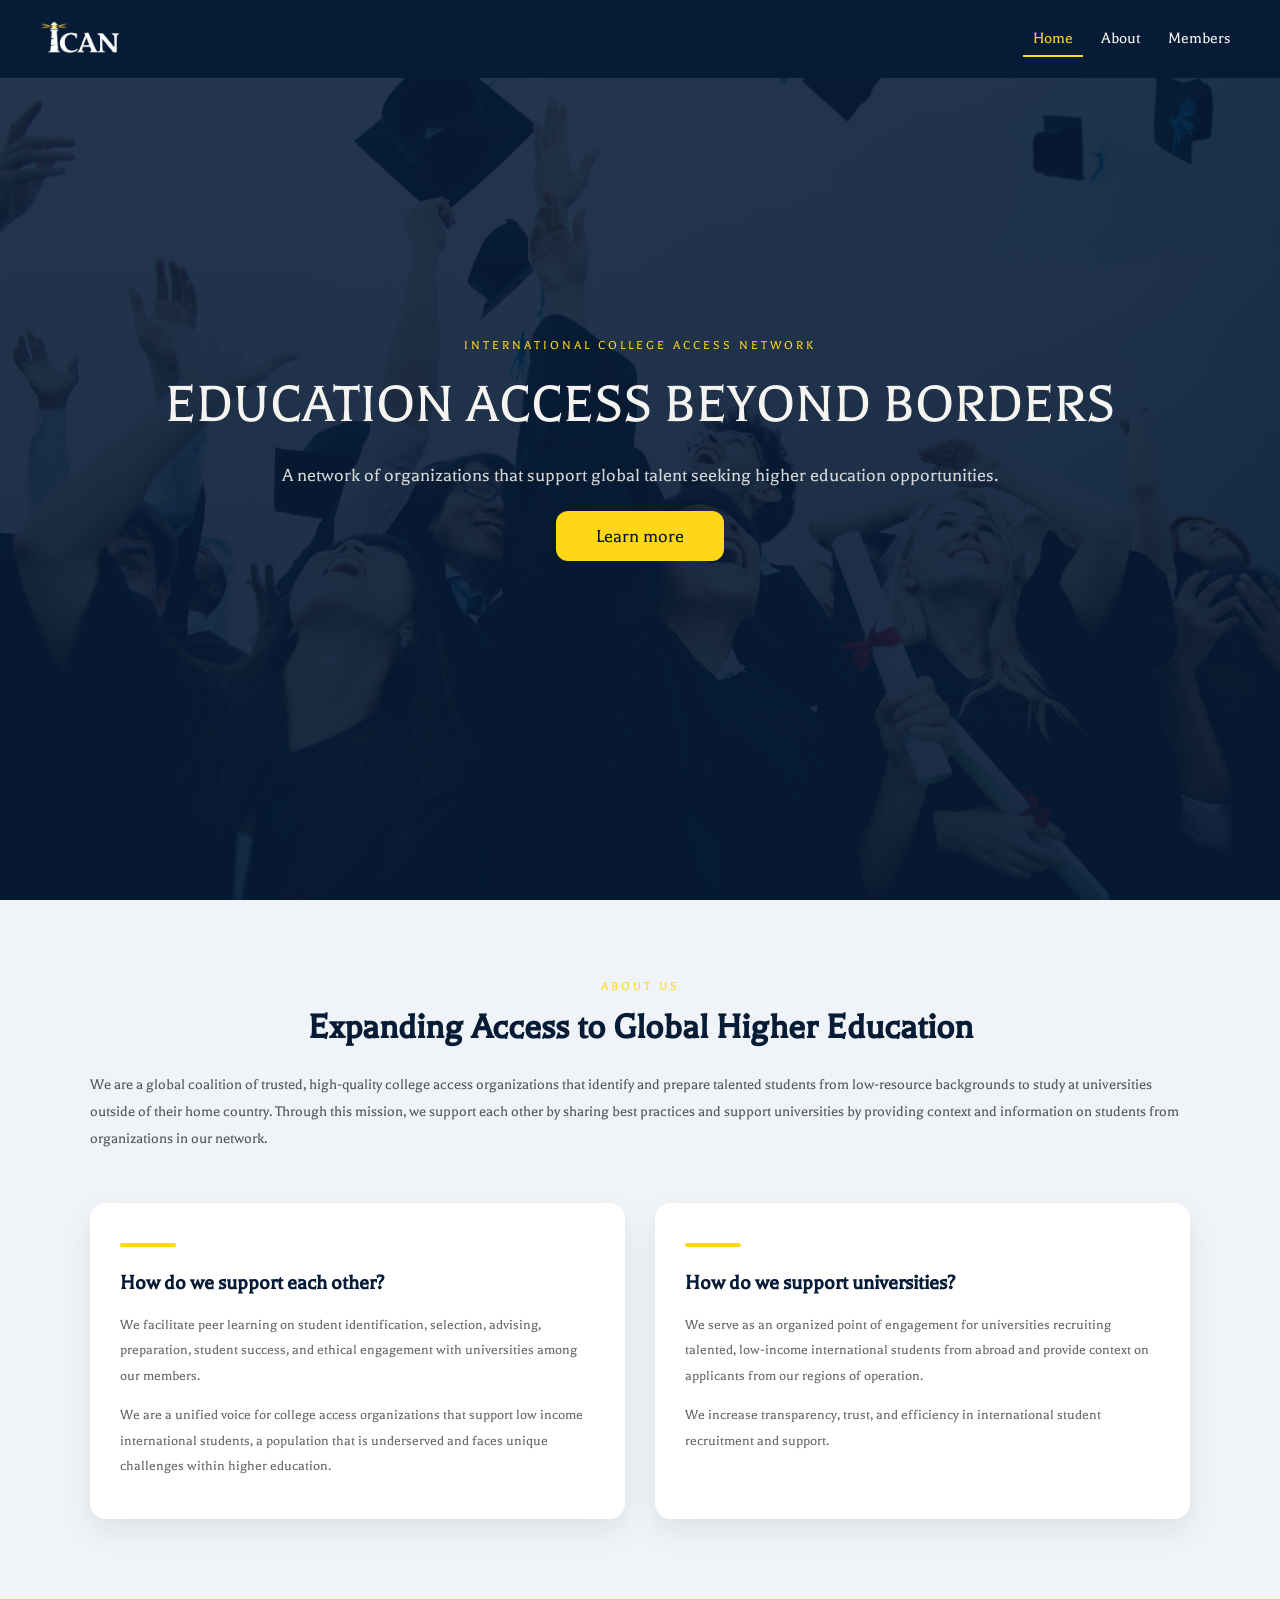
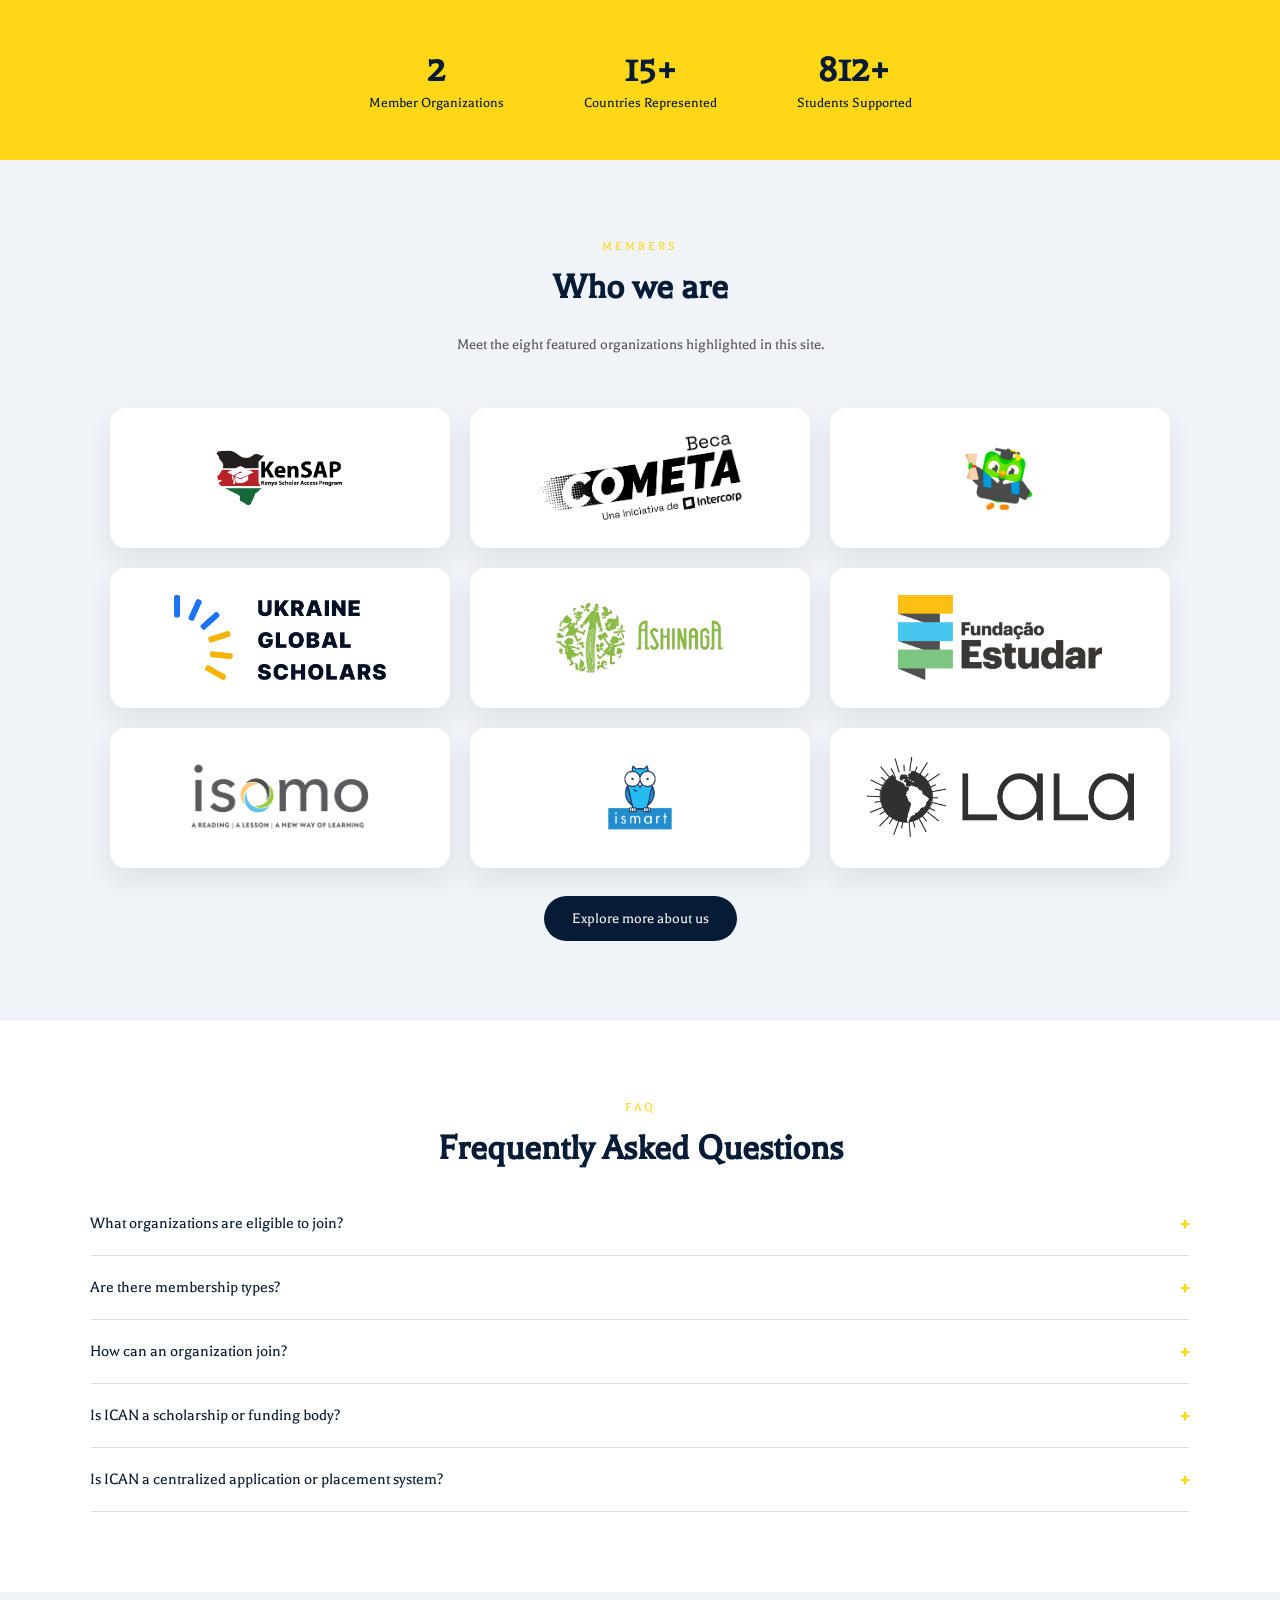
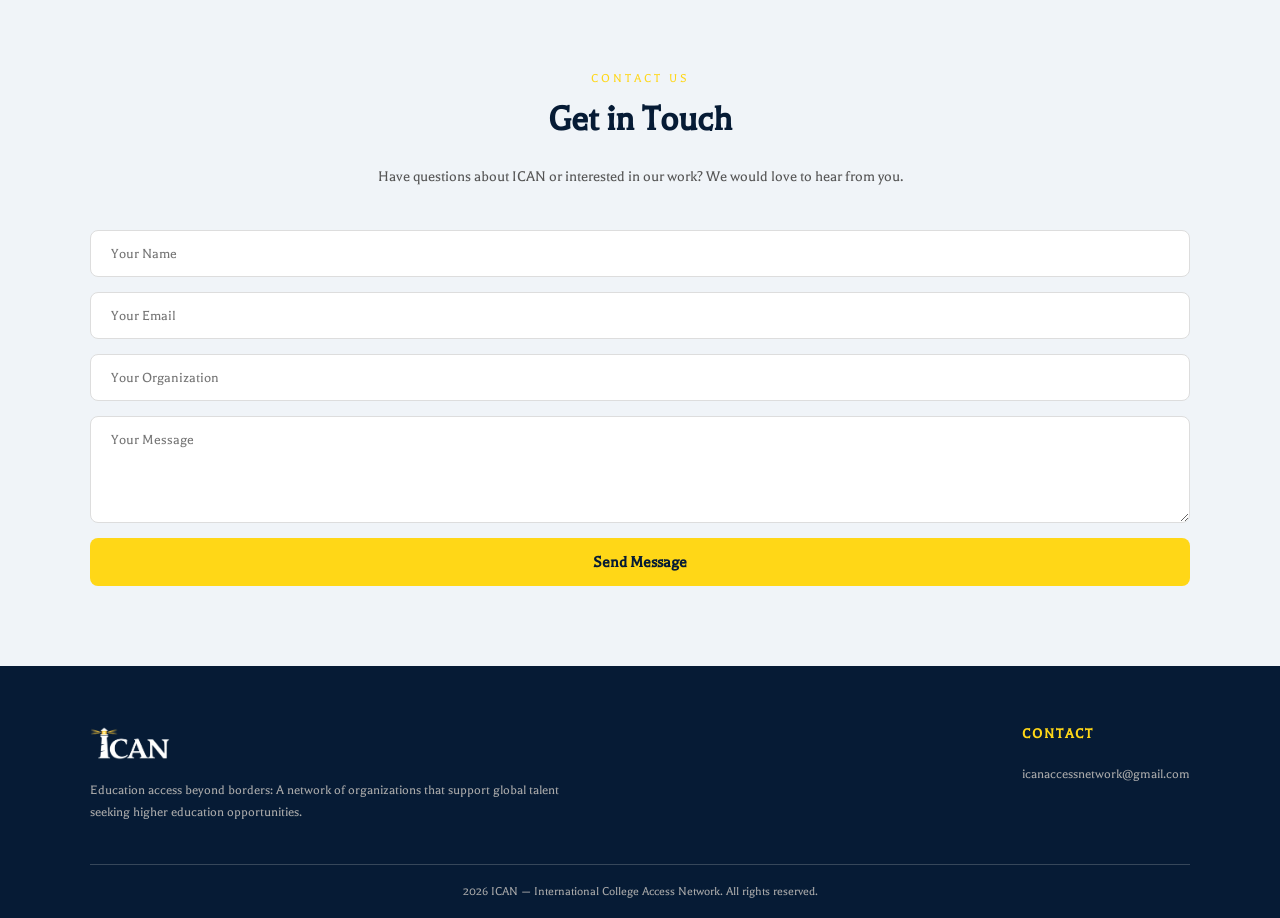
<file: index.html>
<!DOCTYPE html>
<html lang="en">
<head>
    <meta charset="UTF-8">
    <meta name="viewport" content="width=device-width, initial-scale=1.0">
    <title>ICAN | Home</title>
    <link rel="stylesheet" href="style.css">
    <link rel="stylesheet" href="https://fonts.googleapis.com/css2?family=Balthazar&display=swap">
    <link rel="icon" type="image/png" href="//my-favicon/favicon-96x96.png" sizes="96x96" />
    <link rel="icon" type="image/svg+xml" href="//my-favicon/favicon.svg" />
    <link rel="shortcut icon" href="//my-favicon/favicon.ico" />
    <link rel="apple-touch-icon" sizes="180x180" href="//my-favicon/apple-touch-icon.png" />
    <meta name="apple-mobile-web-app-title" content="ICAN" />
    <link rel="manifest" href="//my-favicon/site.webmanifest" />

</head>
<body class="page-fade">
    <nav>
        <div class="logo">
            <a href="index.html">
                <img src="logo.png" alt="ICAN Logo">
            </a>
        </div>

        <ul class="nav-links">
            <li><a href="index.html">Home</a></li>
            <li><a href="about.html">About</a></li>
            <li><a href="members.html">Members</a></li>

        </ul>
    </nav>

    <header>
        <div class="header">
            <div class="header-content">
                <p class="header-tag">International College Access Network</p>
                <h1 class="header-headline">EDUCATION ACCESS BEYOND BORDERS</h1>
                <p class="header-sub">A network of organizations that support global talent seeking higher education opportunities.</p>
                <a href="about.html" class="btn">Learn more</a>
            </div>
        </div>
    </header>

    <section class="mission reveal" id="about">
        <p class="section-tag">About us</p>
        <h2 class="section-title">Expanding Access to Global Higher Education</h2>
        <p class="mission-text">
            We are a global coalition of trusted, high-quality college access organizations that identify and prepare talented students from low-resource backgrounds to study at universities outside of their home country. Through this mission, we support each other by sharing best practices and support universities by providing context and information on students from organizations in our network.
        </p>

        <div class="cards">
            <div class="card">
                <div class="card-accent"></div>
                <h3>How do we support each other?</h3>
                <p>
                    We facilitate peer learning on student identification, selection, advising, preparation, student success, and ethical engagement with universities among our members.
                </p>
                <p>
                    We are a unified voice for college access organizations that support low income international students, a population that is underserved and faces unique challenges within higher education.
                </p>
            </div>

            <div class="card">
                <div class="card-accent"></div>
                <h3>How do we support universities?</h3>
                <p>
                    We serve as an organized point of engagement for universities recruiting talented, low-income international students from abroad and provide context on applicants from our regions of operation.
                </p>
                <p>
                    We increase transparency, trust, and efficiency in international student recruitment and support.
                </p>
            </div>
        </div>
    </section>

    <section class="stats reveal">
        <div class="stat">
            <h2><span class="count" data-target="9">0</span></h2>
            <p>Member Organizations</p>
        </div>
        <div class="stat">
            <h2><span class="count" data-target="55">0</span>+</h2>
            <p>Countries Represented</p>
        </div>
        <div class="stat">
            <h2><span class="count" data-target="2900">0</span>+</h2>
            <p>Students Supported</p>
        </div>
    </section>

    <section class="members reveal" id="members">
        <p class="section-tag">Members</p>
        <h2 class="section-title">Who we are</h2>
        <p class="members-subtitle">
            Meet the eight featured organizations highlighted in this site.
        </p>

        <div class="members-grid members-grid-three">
            <div class="member-card">
                <img src="member1.png" alt="KenSAP">
            </div>
            <div class="member-card">
                <img src="member2.png" alt="Beca Cometa">
            </div>
            <div class="member-card">
                <img src="member3.png" alt="Duolingo University Access Program">
            </div>
            <div class="member-card">
                <img src="member4.png" alt="Ukraine Global Scholars Foundation">
            </div>
            <div class="member-card">
                <img src="member5.png" alt="Ashinaga Africa Initiative">
            </div>
            <div class="member-card">
                <img src="member6.png" alt="Fundação Estudar">
            </div>
            <div class="member-card">
                <img src="member7.png" alt="Bridge2Rwanda / Isomo">
            </div>
            <div class="member-card">
                <img src="member8.png" alt="ISMART">
            </div>
            <div class="member-card">
                <img src="member9.png" alt="LALA">
            </div>
        </div>
        <a href="members.html" class="members-page-link">Explore more about us</a>
    </section>

    <section class="faq reveal" id="faq">
        <p class="section-tag">FAQ</p>
        <h2 class="section-title">Frequently Asked Questions</h2>

        <div class="faq-list">
            <div class="faq-item">
                <button class="faq-question">What organizations are eligible to join? <span class="faq-icon">+</span></button>
                <div class="faq-answer">
                    <p>
                        ICAN membership is open to non-profit or mission-driven organizations that identify and support high-achieving students from low-resource backgrounds to access undergraduate education outside their home country. Eligible organizations must:
                    </p>
                    <ul class="faq-list-inner">
                        <li>Be a <strong>registered</strong> non-profit or mission driven organization.</li>
                        <li>Run a competitive selection process.</li>
                        <li>Provide college access advising or mentorship.</li>
                        <li>Demonstrate a commitment to ethical engagement and student success.</li>
                        <li>Serve primarily first generation and or low income students.</li>
                        <li>Not be a traditional diploma granting "schools".</li>
                        <li>Be <strong>nominated</strong> by a current member of ICAN.</li>
                    </ul>
                </div>
            </div>

            <div class="faq-item">
                <button class="faq-question">Are there membership types? <span class="faq-icon">+</span></button>
                <div class="faq-answer">
                    <p>Yes. ICAN offers two membership types:</p>
                    <ul class="faq-list-inner">
                        <li><strong>Executive Members:</strong> Founding organizations invited to co-create ICAN's structure, strategy, and standards.</li>
                        <li><strong>General Members:</strong> Organizations admitted through a formal application and review process after ICAN's launch.</li>
                    </ul>
                </div>
            </div>

            <div class="faq-item">
                <button class="faq-question">How can an organization join? <span class="faq-icon">+</span></button>
                <div class="faq-answer">
                    <p>
                        Organizations can join ICAN through a structured process that includes nomination and a formal application. Applicants must provide details about their mission, selection and advising model, team, and student outcomes. Membership decisions are based on alignment with ICAN's values, quality of programming, and capacity to contribute to the network.
                    </p>
                </div>
            </div>

            <div class="faq-item">
                <button class="faq-question">Is ICAN a scholarship or funding body? <span class="faq-icon">+</span></button>
                <div class="faq-answer">
                    <p>
                        No. ICAN does not provide scholarships or direct financial support. Instead, it strengthens the ecosystem of organizations that help students access funding and educational opportunities and provides context and information to universities.
                    </p>
                </div>
            </div>

            <div class="faq-item">
                <button class="faq-question">Is ICAN a centralized application or placement system? <span class="faq-icon">+</span></button>
                <div class="faq-answer">
                    <p>
                        No. ICAN is not a centralized application platform or placement service. Member organizations independently support their students through the college application process.
                    </p>
                </div>
            </div>
        </div>
    </section>

    <section class="contact reveal" id="contact">
        <p class="section-tag">Contact us</p>
        <h2 class="section-title">Get in Touch</h2>
        <p class="contact-text">Have questions about ICAN or interested in our work? We would love to hear from you.</p>

        <form class="contact-form" id="contactForm" action="https://formspree.io/f/mlgzbdea" method="POST">
            <input type="text" id="name" name="name" placeholder="Your Name" required>
            <input type="email" id="email" name="email" placeholder="Your Email" required>
            <input type="text" id="organization" name="organization" placeholder="Your Organization">
            <textarea id="message" name="message" placeholder="Your Message" rows="5" required></textarea>
            <input type="hidden" name="_subject" value="ICAN Contact Form Submission">
            <input type="hidden" name="_replyto" id="replyto">
            <button type="submit" class="contact-btn">Send Message</button>
        </form>

        <div id="formSuccess" class="form-success" style="display:none;">
            <p> Thank you! Your message has been sent. We will be in touch soon.</p>
        </div>
    </section>

    <footer>
        <div class="footer-container">
            <div class="footer-brand">
                <img src="logo.png" alt="ICAN Logo">
                <p>Education access beyond borders: A network of organizations that support global talent seeking higher education opportunities.</p>
            </div>

            <div class="footer-contact">
                <h4>Contact</h4>
                <p>icanaccessnetwork@gmail.com</p>
            </div>
        </div>

        <div class="footer-bottom">
            <p> 2026 ICAN — International College Access Network. All rights reserved.</p>
        </div>
    </footer>

    <script>
        // Active nav link detection
        const currentPage = window.location.pathname.split('/').pop() || 'index.html';
        document.querySelectorAll('.nav-links a').forEach((link) => {
            const linkPage = link.getAttribute('href').split('/').pop();
            if (linkPage === currentPage) {
                link.parentElement.classList.add('active');
            }
        });

        // Counter animation
        const counters = document.querySelectorAll('.count');
        const observer = new IntersectionObserver((entries) => {
            entries.forEach((entry) => {
                if (entry.isIntersecting) {
                    const counter = entry.target;
                    const target = parseInt(counter.getAttribute('data-target'), 10);
                    const duration = 2000;
                    const step = target / (duration / 16);
                    let current = 0;
                    const update = () => {
                        current += step;
                        if (current < target) {
                            counter.textContent = Math.floor(current).toLocaleString();
                            requestAnimationFrame(update);
                        } else {
                            counter.textContent = target.toLocaleString();
                        }
                    };
                    update();
                    observer.unobserve(counter);
                }
            });
        }, { threshold: 0.5 });
        counters.forEach((counter) => observer.observe(counter));

        // FAQ accordion
        const faqButtons = document.querySelectorAll('.faq-question');
        faqButtons.forEach((button) => {
            button.addEventListener('click', () => {
                const item = button.parentElement;
                const isOpen = item.classList.contains('open');
                document.querySelectorAll('.faq-item').forEach((faqItem) => {
                    faqItem.classList.remove('open');
                    faqItem.querySelector('.faq-icon').textContent = '+';
                });
                if (!isOpen) {
                    item.classList.add('open');
                    button.querySelector('.faq-icon').textContent = '−';
                }
            });
        });

        // Contact form 
        const contactForm = document.getElementById('contactForm');
        contactForm.addEventListener('submit', async (event) => {
            event.preventDefault();

            // Mirror email to _replyto hidden field
            document.getElementById('replyto').value = document.getElementById('email').value;

            const formData = new FormData(contactForm);
            const submitBtn = contactForm.querySelector('.contact-btn');
            submitBtn.textContent = 'Sending…';
            submitBtn.disabled = true;

            try {
                const response = await fetch(contactForm.action, {
                    method: 'POST',
                    body: formData,
                    headers: { 'Accept': 'application/json' }
                });

                if (response.ok) {
                    contactForm.style.display = 'none';
                    document.getElementById('formSuccess').style.display = 'block';
                } else {
                    const data = await response.json();
                    const errorMsg = data.errors ? data.errors.map(e => e.message).join(', ') : 'Something went wrong. Please try again or email us directly.';
                    alert(errorMsg);
                    submitBtn.textContent = 'Send Message';
                    submitBtn.disabled = false;
                }
            } catch (err) {
                alert('Could not send your message. Please email us directly at icanaccessnetwork@gmail.com');
                submitBtn.textContent = 'Send Message';
                submitBtn.disabled = false;
            }
        });

        // Scroll reveal
        const revealElements = document.querySelectorAll('.reveal');
        const revealObserver = new IntersectionObserver((entries) => {
            entries.forEach((entry) => {
                if (entry.isIntersecting) {
                    entry.target.classList.add('revealed');
                }
            });
        }, { threshold: 0.15 });
        revealElements.forEach((element) => revealObserver.observe(element));
    </script>
</body>
</html>
</file>
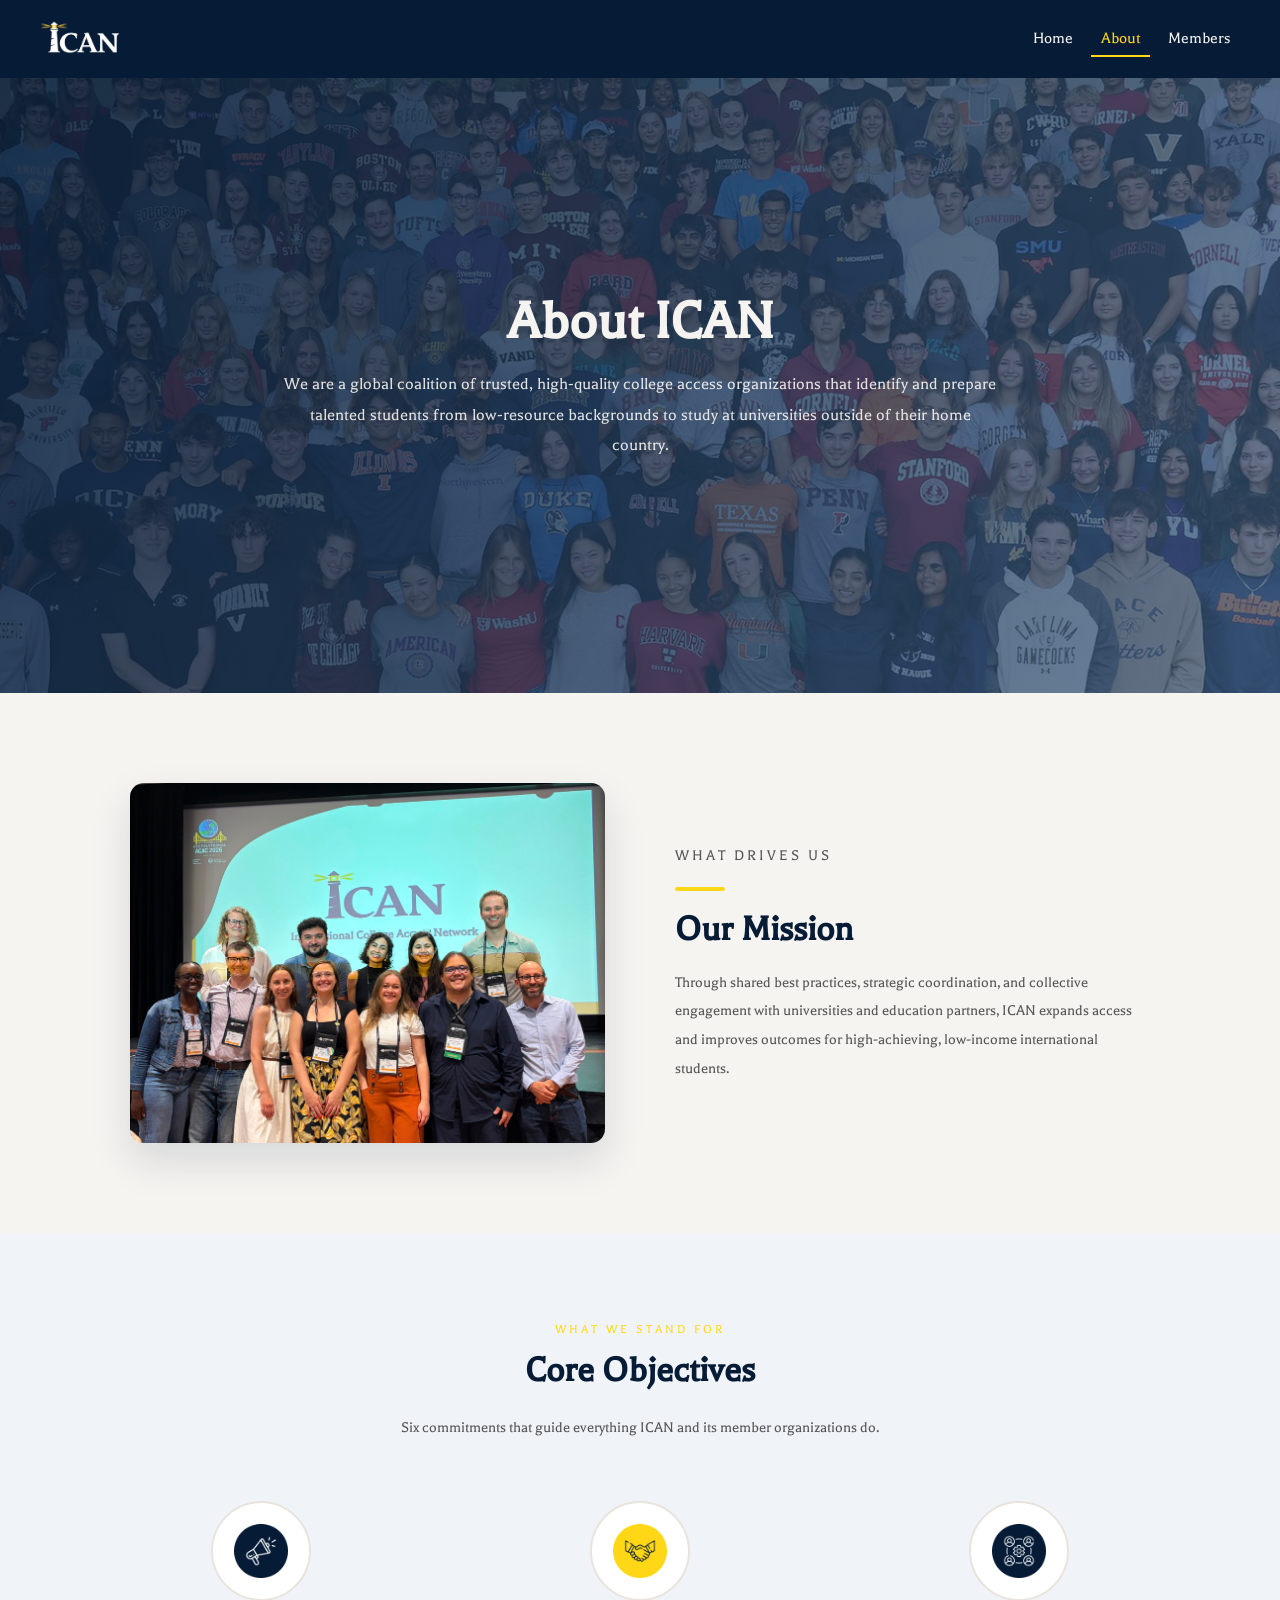
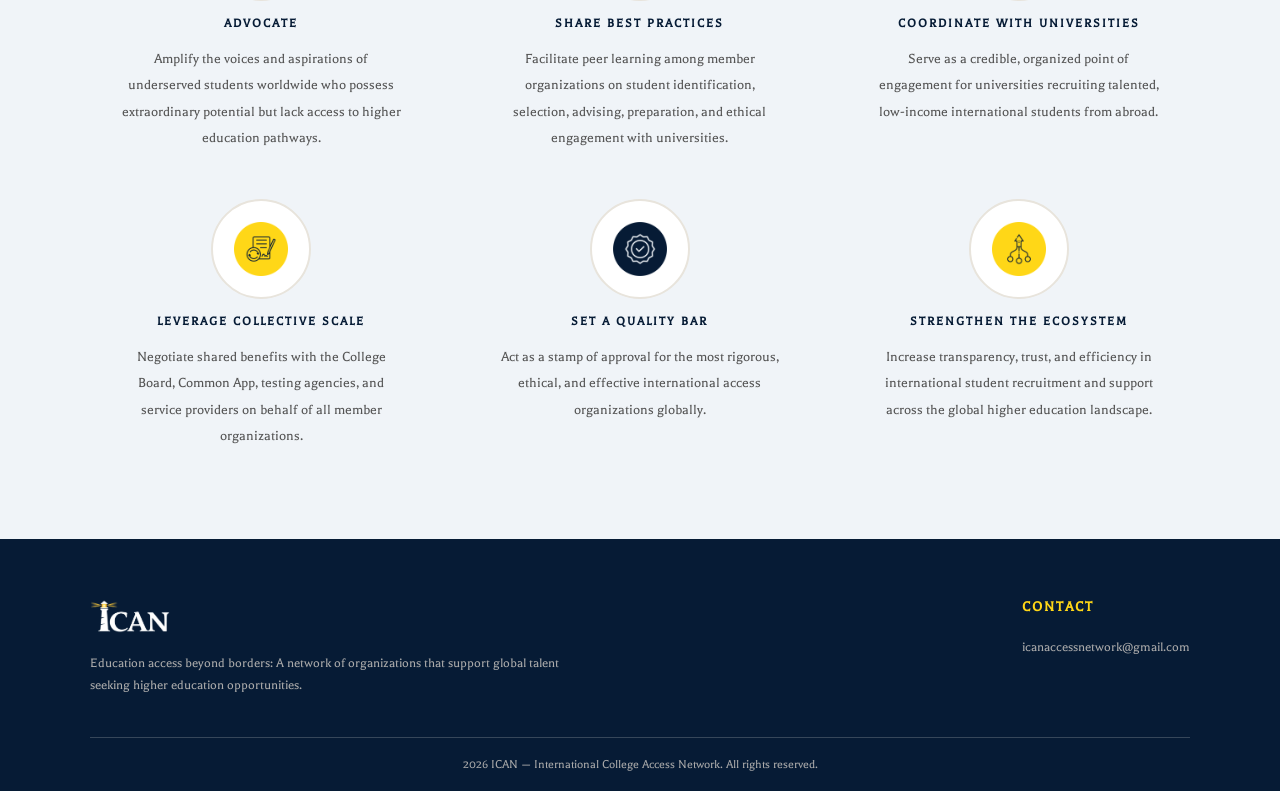
<file: about.html>
<!DOCTYPE html>
<html lang="en">
<head>
    <meta charset="UTF-8">
    <meta name="viewport" content="width=device-width, initial-scale=1.0">
    <title>ICAN | About</title>
    <link rel="stylesheet" href="style.css">
    <link rel="stylesheet" href="https://fonts.googleapis.com/css2?family=Balthazar&display=swap">
</head>
<body class="page-fade">

    <nav>
        <div class="logo">
            <a href="index.html"><img src="logo.png" alt="ICAN Logo"></a>
        </div>
        <ul class="nav-links">
            <li><a href="index.html">Home</a></li>
            <li><a href="about.html">About</a></li>
            <li><a href="members.html">Members</a></li>

        </ul>
    </nav>

    <header class="subpage-hero">
        <div class="subpage-overlay">
            <h1>About ICAN</h1>
            <p class="subpage-text">
                We are a global coalition of trusted, high-quality college access organizations that identify and prepare talented students from low-resource backgrounds to study at universities outside of their home country.
            </p>
        </div>
    </header>

    <main>

        

        <!-- Mission -->
        <section class="mv-section" id="mission">
            <div class="mv-block reveal">
                <div class="mv-image">
                    <img src="membersphoto.jpeg" alt="ICAN mission — students collaborating">
                </div>
                <div class="mv-copy">
                    <p class="mv-label">What drives us</p>
                    <div class="mv-accent"></div>
                    <h2>Our Mission</h2>
                    <p>Through shared best practices, strategic coordination, and collective engagement with universities and education partners, ICAN expands access and improves outcomes for high-achieving, low-income international students.</p>
                </div>
            </div>
        </section>

        <!-- Core Objectives -->
        <section class="values-section reveal" id="values">
            <div class="values-header">
                <p class="section-tag">What we stand for</p>
                <h2 class="section-title">Core Objectives</h2>
                <p class="values-subtitle">Six commitments that guide everything ICAN and its member organizations do.</p>
            </div>
            <div class="values-grid">
                <div class="value-card">
                    <div class="value-icon-wrap"><img src="advocate.png" alt="Advocate"></div>
                    <p class="value-title">Advocate</p>
                    <p class="value-desc">Amplify the voices and aspirations of underserved students worldwide who possess extraordinary potential but lack access to higher education pathways.</p>
                </div>
                <div class="value-card">
                    <div class="value-icon-wrap"><img src="practices.png" alt="Share Best Practices"></div>
                    <p class="value-title">Share Best Practices</p>
                    <p class="value-desc">Facilitate peer learning among member organizations on student identification, selection, advising, preparation, and ethical engagement with universities.</p>
                </div>
                <div class="value-card">
                    <div class="value-icon-wrap"><img src="coordinate.png" alt="Coordinate with Universities"></div>
                    <p class="value-title">Coordinate with Universities</p>
                    <p class="value-desc">Serve as a credible, organized point of engagement for universities recruiting talented, low-income international students from abroad.</p>
                </div>
                <div class="value-card">
                    <div class="value-icon-wrap"><img src="scale.png" alt="Leverage Collective Scale"></div>
                    <p class="value-title">Leverage Collective Scale</p>
                    <p class="value-desc">Negotiate shared benefits with the College Board, Common App, testing agencies, and service providers on behalf of all member organizations.</p>
                </div>
                <div class="value-card">
                    <div class="value-icon-wrap"><img src="quality.png" alt="Set a Quality Bar"></div>
                    <p class="value-title">Set a Quality Bar</p>
                    <p class="value-desc">Act as a stamp of approval for the most rigorous, ethical, and effective international access organizations globally.</p>
                </div>
                <div class="value-card">
                    <div class="value-icon-wrap"><img src="ecosystem.png" alt="Strengthen the Ecosystem"></div>
                    <p class="value-title">Strengthen the Ecosystem</p>
                    <p class="value-desc">Increase transparency, trust, and efficiency in international student recruitment and support across the global higher education landscape.</p>
                </div>
            </div>
        </section>

   

        <footer>
        <div class="footer-container">
            <div class="footer-brand">
                <img src="logo.png" alt="ICAN Logo">
                <p>Education access beyond borders: A network of organizations that support global talent seeking higher education opportunities.</p>
            </div>

            <div class="footer-contact">
                <h4>Contact</h4>
                <p>icanaccessnetwork@gmail.com</p>
            </div>
        </div>

        <div class="footer-bottom">
            <p> 2026 ICAN — International College Access Network. All rights reserved.</p>
        </div>
    </footer>

    <script>
        const currentPage = window.location.pathname.split('/').pop() || 'index.html';
        document.querySelectorAll('.nav-links a').forEach((link) => {
            const linkPage = link.getAttribute('href').split('/').pop();
            if (linkPage === currentPage) link.parentElement.classList.add('active');
        });

        const revealElements = document.querySelectorAll('.reveal');
        const revealObserver = new IntersectionObserver((entries) => {
            entries.forEach((entry) => {
                if (entry.isIntersecting) entry.target.classList.add('revealed');
            });
        }, { threshold: 0.1 });
        revealElements.forEach((el) => revealObserver.observe(el));

        function scrollUni(btn, dir) {
            const wrap = btn.closest('.member-placements').querySelector('.uni-track-wrap');
            const track = wrap.querySelector('.uni-track');
            const chipW = 72 + 10;
            const visible = Math.floor(wrap.offsetWidth / chipW);
            const max = Math.max(0, track.children.length - visible);
            const current = parseInt(track.dataset.pos || 0);
            const next = Math.max(0, Math.min(max, current + dir * 4));
            track.dataset.pos = next;
            track.style.transform = `translateX(-${next * chipW}px)`;
        }
    </script>
</body>
</html>
</file>
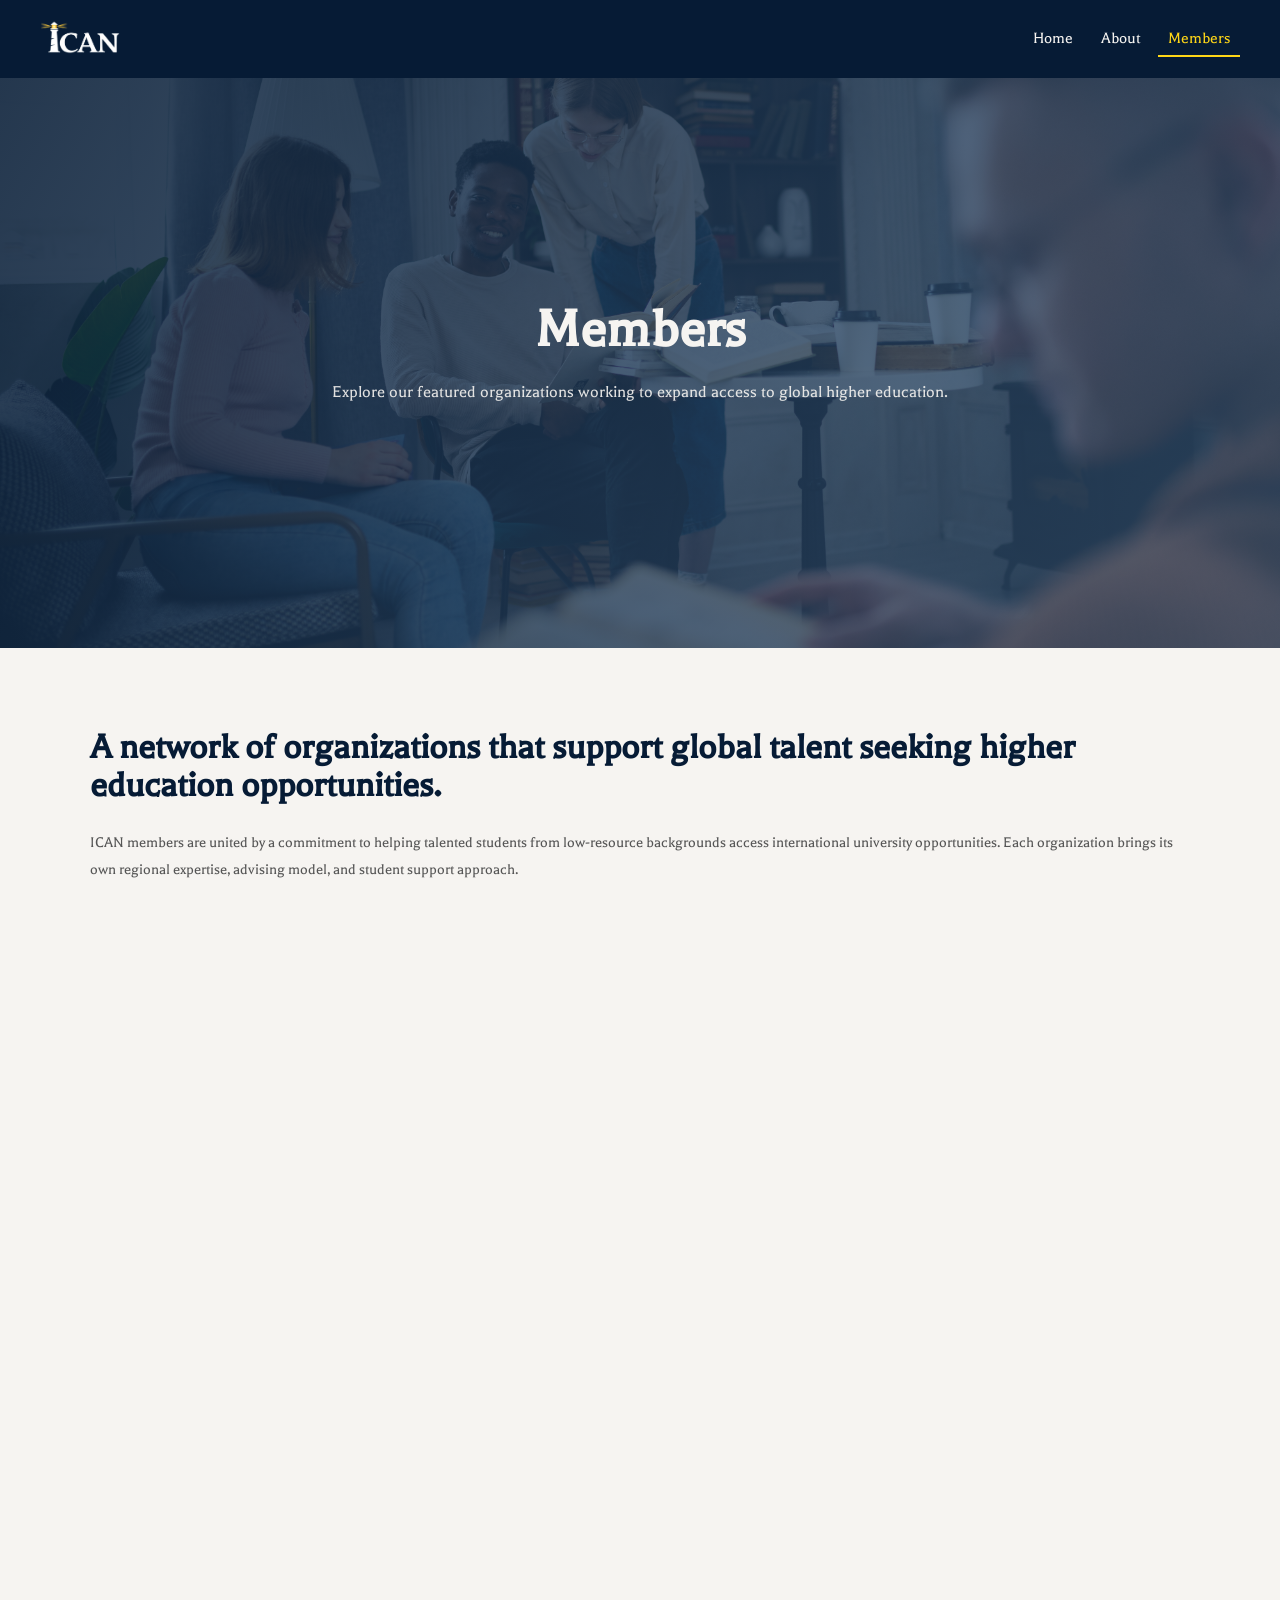
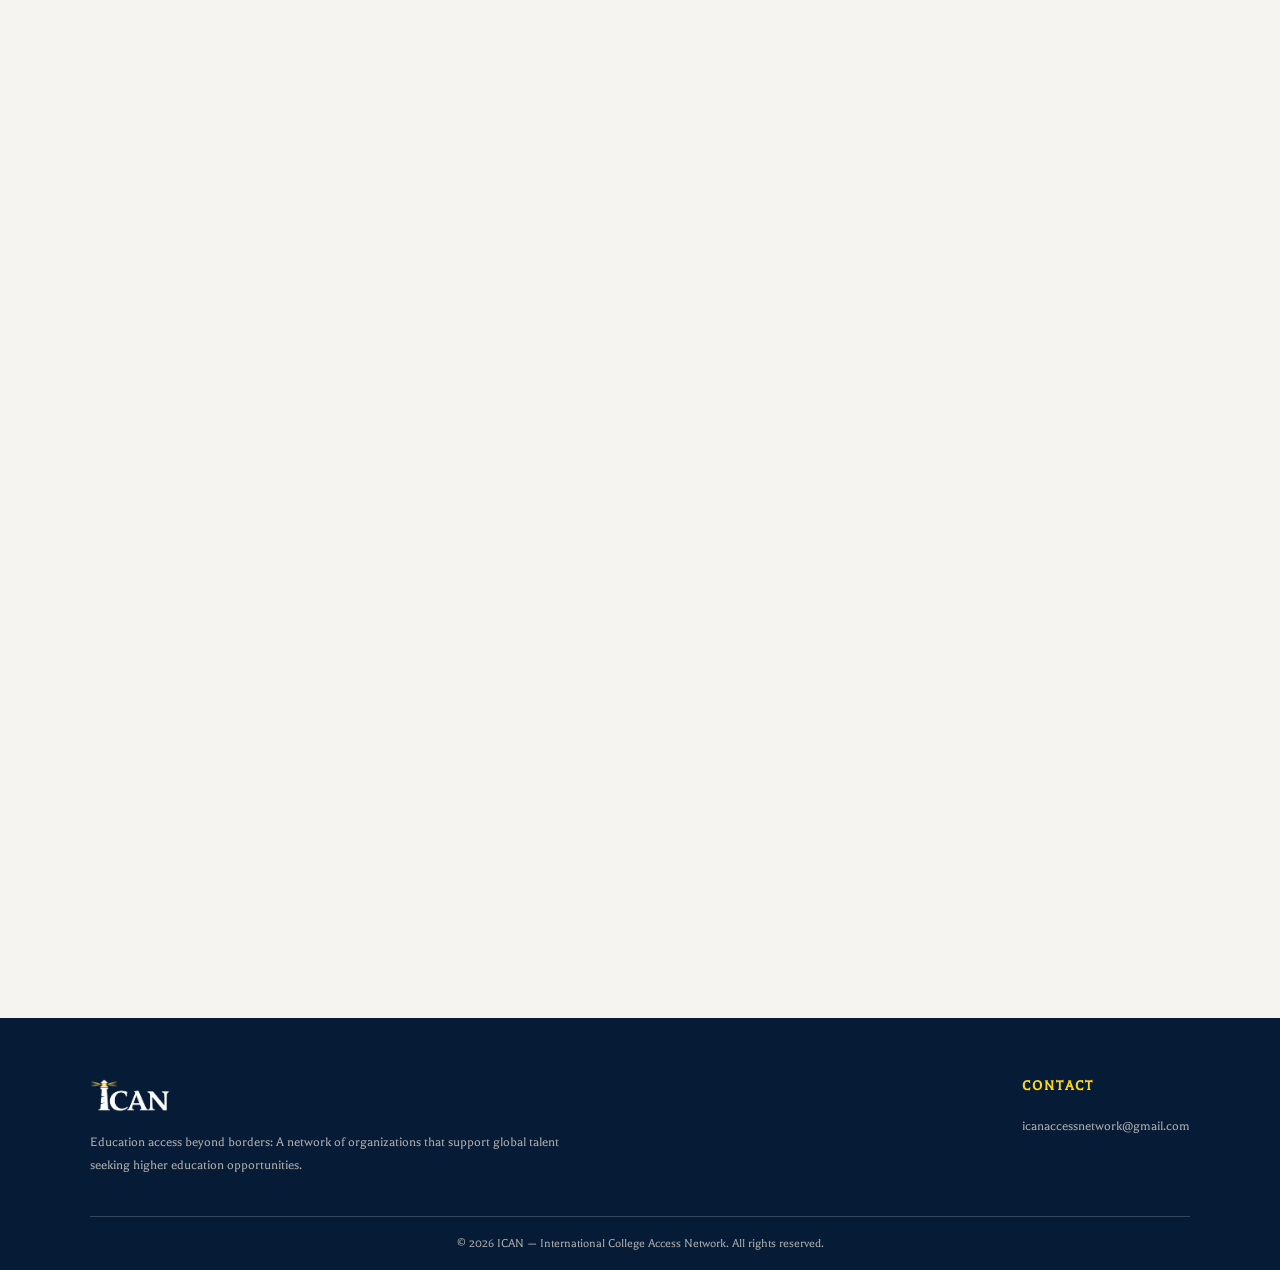
<file: members.html>
<!DOCTYPE html>
<html lang="en">
<head>
    <meta charset="UTF-8">
    <meta name="viewport" content="width=device-width, initial-scale=1.0">
    <title>ICAN | Member Profiles</title>
    <link rel="stylesheet" href="style.css">
    <link rel="stylesheet" href="https://fonts.googleapis.com/css2?family=Balthazar&display=swap">
</head>
<body class="page-fade">
    <nav>
        <div class="logo">
            <a href="index.html">
                <img src="logo.png" alt="ICAN Logo">
            </a>
        </div>

        <ul class="nav-links">
            <li><a href="index.html">Home</a></li>
            <li><a href="about.html">About</a></li>
            <li><a href="members.html">Members</a></li>
        </ul>
    </nav>
 
    <header class="members-hero">
        <div class="members-hero-overlay">
            <h1>Members</h1>
            <p class="members-hero-text">
                Explore our featured organizations working to expand access to global higher education.
            </p>
        </div>
    </header>
 
    <main>
        <section class="profiles-page" id="members">
            <div class="profiles-intro reveal">
                <h2 class="section-title">A network of organizations that support global talent seeking higher education opportunities.</h2>
                <p>ICAN members are united by a commitment to helping talented students from low-resource backgrounds access international university opportunities. Each organization brings its own regional expertise, advising model, and student support approach.</p>
            </div>

            <!-- Filter Bar -->
            <div class="members-filter-bar reveal">
                <div class="members-search-wrap">
                    <input type="text" id="memberSearch" class="members-search" placeholder="Search organizations…" oninput="filterMembers()">
                </div>
                <div class="members-region-btns">
                    <button class="region-btn active" onclick="filterMembers(this)" data-region="all">All</button>
                    <button class="region-btn" onclick="filterMembers(this)" data-region="Africa">Africa</button>
                    <button class="region-btn" onclick="filterMembers(this)" data-region="Latin America">Latin America</button>
                    <button class="region-btn" onclick="filterMembers(this)" data-region="Europe">Europe</button>
                    <button class="region-btn" onclick="filterMembers(this)" data-region="Global">Global</button>
                </div>
            </div>

            <p class="members-no-results" id="noResults" style="display:none;">No members match your search.</p>

            <div class="member-simple-list">

                <!-- KenSAP -->
                <article class="member-simple-card reveal">
                    <div class="member-card-top">
                        <div class="member-profile-logo">
                            <img src="member1.png" alt="KenSAP">
                        </div>
                        <div class="member-header-copy">
                            <span class="member-region-badge">Africa</span>
                            <h3>KenSAP</h3>
                        </div>
                    </div>

                    <div class="member-stats-strip">
                        <div class="member-stat-block">
                            <span class="msb-num">20+</span>
                            <span class="msb-lbl">Annual Scholars</span>
                        </div>
                        <div class="member-stat-block">
                            <span class="msb-num">80+</span>
                            <span class="msb-lbl">Scholars in Undergrad</span>
                        </div>
                        <div class="member-stat-block">
                            <span class="msb-num">250+</span>
                            <span class="msb-lbl">Alumni</span>
                        </div>
                    </div>

                    <button class="member-accordion-btn" onclick="toggleMember(this)">
                        <span>Learn more</span>
                        <span class="member-accordion-icon">+</span>
                    </button>

                    <div class="member-accordion-body">
                        <div style="padding-top: 20px;">
                            <div class="member-info-grid">
                                <div class="mig-block mig-full">
                                    <p class="mig-label">About</p>
                                    <p class="mig-text">KenSAP helps high-achieving, low-income Kenyan high school graduates gain admission to the most selective colleges and universities in North America, all with full financial aid. Since its founding in 2004, the organization has placed 338 students at the institutions listed below.</p>
                                    <p class="mig-text">While guiding its students through the admissions process, KenSAP also prepares them for American campus life, both academically and culturally, and later provides counsel and support throughout the students' undergraduate careers and beyond.</p>
                                </div>
                                <div class="mig-block">
                                    <p class="mig-label">Selection &amp; Support</p>
                                    <p class="mig-text">KenSAP selects its students — about 20 each year — through a lengthy, rigorous process that considers their academic achievements and potential, family background, extracurricular accomplishments, leadership potential, and other personal qualities.</p>
                                    <p class="mig-text">The chosen cohort participates in a 20-week residential training program featuring an intensive college access and readiness curriculum. Beyond university preparation, KenSAP provides robust career development support that extends well past graduation.</p>
                                </div>
                            </div>
                            
                            <div class="member-placements">
                                <div class="placements-header">
                                    <p class="placements-label">University Placements</p>
                                    <div class="uni-nav-btns">
                                        <button class="uni-nav-btn" onclick="scrollUni(this,-1)" aria-label="Previous">&#8592;</button>
                                        <button class="uni-nav-btn" onclick="scrollUni(this,1)" aria-label="Next">&#8594;</button>
                                    </div>
                                </div>
                                <div class="uni-track-wrap">
                                    <div class="uni-track">
                                        <div class="uni-logo-item" title="Amherst College"><img src="amherst.png" alt="Amherst College"></div>
                                        <div class="uni-logo-item" title="Barnard College"><img src="barnard.png" alt="Barnard College"></div>
                                        <div class="uni-logo-item" title="Bates College"><img src="bates.png" alt="Bates College"></div>
                                        <div class="uni-logo-item" title="Bowdoin College"><img src="bowdoin.png" alt="Bowdoin College"></div>
                                        <div class="uni-logo-item" title="Brandeis University"><img src="brandeis.png" alt="Brandeis University"></div>
                                        <div class="uni-logo-item" title="Brown University"><img src="brown.png" alt="Brown University"></div>
                                        <div class="uni-logo-item" title="Bryn Mawr College"><img src="brynmawr.png" alt="Bryn Mawr College"></div>
                                        <div class="uni-logo-item" title="Carleton College"><img src="carleton.png" alt="Carleton College"></div>
                                        <div class="uni-logo-item" title="Claremont McKenna College"><img src="cmc.png" alt="Claremont McKenna College"></div>
                                        <div class="uni-logo-item" title="Colby College"><img src="colby.png" alt="Colby College"></div>
                                        <div class="uni-logo-item" title="Columbia University"><img src="columbia.png" alt="Columbia University"></div>
                                        <div class="uni-logo-item" title="Connecticut College"><img src="connecticut.png" alt="Connecticut College"></div>
                                        <div class="uni-logo-item" title="Cornell University"><img src="cornell.png" alt="Cornell University"></div>
                                        <div class="uni-logo-item" title="Dartmouth College"><img src="dartmouth.png" alt="Dartmouth College"></div>
                                        <div class="uni-logo-item" title="Davidson College"><img src="davidson.png" alt="Davidson College"></div>
                                        <div class="uni-logo-item" title="Duke University"><img src="duke.png" alt="Duke University"></div>
                                        <div class="uni-logo-item" title="Gettysburg College"><img src="gettysburg.png" alt="Gettysburg College"></div>
                                        <div class="uni-logo-item" title="Hamilton College"><img src="hamilton.png" alt="Hamilton College"></div>
                                        <div class="uni-logo-item" title="Harvard University"><img src="harvard.png" alt="Harvard University"></div>
                                        <div class="uni-logo-item" title="Haverford College"><img src="haverford.png" alt="Haverford College"></div>
                                        <div class="uni-logo-item" title="Johns Hopkins University"><img src="jhu.png" alt="Johns Hopkins University"></div>
                                        <div class="uni-logo-item" title="Kenyon College"><img src="kenyon.png" alt="Kenyon College"></div>
                                        <div class="uni-logo-item" title="Lehigh University"><img src="lehigh.png" alt="Lehigh University"></div>
                                        <div class="uni-logo-item" title="McGill University"><img src="mcgill.png" alt="McGill University"></div>
                                        <div class="uni-logo-item" title="Middlebury College"><img src="middlebury.png" alt="Middlebury College"></div>
                                        <div class="uni-logo-item" title="MIT"><img src="mit.png" alt="MIT"></div>
                                        <div class="uni-logo-item" title="Mount Holyoke College"><img src="mountholyoke.png" alt="Mount Holyoke College"></div>
                                        <div class="uni-logo-item" title="Northwestern University"><img src="northwestern.png" alt="Northwestern University"></div>
                                        <div class="uni-logo-item" title="NYU"><img src="nyu.png" alt="NYU"></div>
                                        <div class="uni-logo-item" title="Oberlin College"><img src="oberlin.png" alt="Oberlin College"></div>
                                        <div class="uni-logo-item" title="Pomona College"><img src="pomona.png" alt="Pomona College"></div>
                                        <div class="uni-logo-item" title="Princeton University"><img src="princeton.png" alt="Princeton University"></div>
                                        <div class="uni-logo-item" title="Rice University"><img src="rice.png" alt="Rice University"></div>
                                        <div class="uni-logo-item" title="Smith College"><img src="smith.png" alt="Smith College"></div>
                                        <div class="uni-logo-item" title="Stanford University"><img src="stanford.png" alt="Stanford University"></div>
                                        <div class="uni-logo-item" title="Swarthmore College"><img src="swarthmore.png" alt="Swarthmore College"></div>
                                        <div class="uni-logo-item" title="Tufts University"><img src="tufts.png" alt="Tufts University"></div>
                                        <div class="uni-logo-item" title="University of Chicago"><img src="uchicago.png" alt="University of Chicago"></div>
                                        <div class="uni-logo-item" title="University of Pennsylvania"><img src="upenn.png" alt="University of Pennsylvania"></div>
                                        <div class="uni-logo-item" title="University of Toronto"><img src="utoronto.png" alt="University of Toronto"></div>
                                        <div class="uni-logo-item" title="Vanderbilt University"><img src="vanderbilt.png" alt="Vanderbilt University"></div>
                                        <div class="uni-logo-item" title="Vassar College"><img src="vassar.png" alt="Vassar College"></div>
                                        <div class="uni-logo-item" title="Wellesley College"><img src="wellesley.png" alt="Wellesley College"></div>
                                        <div class="uni-logo-item" title="Wesleyan University"><img src="wesleyan.png" alt="Wesleyan University"></div>
                                        <div class="uni-logo-item" title="Williams College"><img src="williams.png" alt="Williams College"></div>
                                        <div class="uni-logo-item" title="Yale University"><img src="yale.png" alt="Yale University"></div>
                                    </div>
                                </div>
                            </div>

                            <div class="member-contact">
                                <div class="member-contact-links">
                                    <a href="https://www.kensap.org" target="_blank" rel="noreferrer" class="member-contact-item">
                                        <img src="website.png" alt="Website" class="contact-icon">
                                        <span>kensap.org</span>
                                    </a>
                                    <a href="mailto:alan@kensap.org" class="member-contact-item">
                                        <img src="email.png" alt="Email" class="contact-icon">
                                        <span>alan@kensap.org</span>
                                    </a>
                                </div>
                            </div>
                        </div>
                    </div>
                </article>

                <!-- Beca Cometa -->
                <article class="member-simple-card reveal">
                    <div class="member-card-top">
                        <div class="member-profile-logo">
                            <img src="member2.png" alt="Beca Cometa">
                        </div>
                        <div class="member-header-copy">
                            <span class="member-region-badge">Latin America</span>
                            <h3>Beca Cometa</h3>
                        </div>
                    </div>

                    <div class="member-stats-strip">
                        <div class="member-stat-block">
                            <span class="msb-num">40+</span>
                            <span class="msb-lbl">Annual Scholars</span>
                        </div>
                        <div class="member-stat-block">
                            <span class="msb-num">60+</span>
                            <span class="msb-lbl">Scholars in Undergrad</span>
                        </div>
                    </div>

                    <button class="member-accordion-btn" onclick="toggleMember(this)">
                        <span>Learn more</span>
                        <span class="member-accordion-icon">+</span>
                    </button>

                    <div class="member-accordion-body">
                        <div style="padding-top: 20px;">
                            <div class="member-info-grid">
                                <div class="mig-block mig-full">
                                    <p class="mig-label">About</p>
                                    <p class="mig-text">Beca Cometa is an initiative by the Intercorp Group that aims to expand access to high-quality higher education for talented Peruvian students from low-income backgrounds. The program focuses on supporting students with strong academic performance and leadership potential, helping them pursue undergraduate studies in the United States. By investing in education, Beca Cometa seeks to contribute to the long-term development of Peru and improve opportunities for future generations.</p>
                                </div>
                                <div class="mig-block">
                                    <p class="mig-label">Selection &amp; Support</p>
                                    <p class="mig-text">Beca Cometa follows a highly selective, multi-stage admissions process that evaluates applicants based on academic achievement, English proficiency, socioeconomic background, and personal competencies. The process includes psychological, socioeconomic, and academic evaluations across five elimination phases. Around 60 students are selected for Beca Cometa Camp, an intensive preparation program that provides SAT training, English certification support, college application guidance, essay advising, and emotional counseling. Successful participants may then receive the full Beca Cometa, which funds tuition, living expenses, travel, and other essential costs for undergraduate studies in the U.S.</p>
                                </div>
                            </div>

                            <div class="member-placements">
                                <div class="placements-header">
                                    <p class="placements-label">University Placements</p>
                                    <div class="uni-nav-btns">
                                        <button class="uni-nav-btn" onclick="scrollUni(this,-1)" aria-label="Previous">&#8592;</button>
                                        <button class="uni-nav-btn" onclick="scrollUni(this,1)" aria-label="Next">&#8594;</button>
                                    </div>
                                </div>
                                <div class="uni-track-wrap">
                                    <div class="uni-track">
                                        <div class="uni-logo-item" title="Arizona State University"><img src="asu.png" alt="Arizona State University"></div>
                                        <div class="uni-logo-item" title="Bowdoin College"><img src="bowdoin.png" alt="Bowdoin College"></div>
                                        <div class="uni-logo-item" title="Brown University"><img src="brown.png" alt="Brown University"></div>
                                        <div class="uni-logo-item" title="Dartmouth College"><img src="dartmouth.png" alt="Dartmouth College"></div>
                                        <div class="uni-logo-item" title="Davidson College"><img src="davidson.png" alt="Davidson College"></div>
                                        <div class="uni-logo-item" title="Duke University"><img src="duke.png" alt="Duke University"></div>
                                        <div class="uni-logo-item" title="MIT"><img src="mit.png" alt="MIT"></div>
                                        <div class="uni-logo-item" title="Northwestern University"><img src="northwestern.png" alt="Northwestern University"></div>
                                        <div class="uni-logo-item" title="NYU"><img src="nyu.png" alt="NYU"></div>
                                        <div class="uni-logo-item" title="Pomona College"><img src="pomona.png" alt="Pomona College"></div>
                                        <div class="uni-logo-item" title="Stanford University"><img src="stanford.png" alt="Stanford University"></div>
                                        <div class="uni-logo-item" title="UC Berkeley"><img src="berkeley.png" alt="UC Berkeley"></div>
                                        <div class="uni-logo-item" title="University of Chicago"><img src="uchicago.png" alt="University of Chicago"></div>
                                        <div class="uni-logo-item" title="University of Notre Dame"><img src="notredame.png" alt="University of Notre Dame"></div>
                                        <div class="uni-logo-item" title="University of Pennsylvania"><img src="upenn.png" alt="University of Pennsylvania"></div>
                                        <div class="uni-logo-item" title="Vanderbilt University"><img src="vanderbilt.png" alt="Vanderbilt University"></div>
                                        <div class="uni-logo-item" title="Williams College"><img src="williams.png" alt="Williams College"></div>
                                        <div class="uni-logo-item" title="Yale University"><img src="yale.png" alt="Yale University"></div>
                                    </div>
                                </div>
                            </div>

                            <div class="member-contact">
                                <div class="member-contact-links">
                                    <a href="https://www.becacometa.com/" target="_blank" rel="noreferrer" class="member-contact-item">
                                        <img src="website.png" alt="Website" class="contact-icon">
                                        <span>becacometa.com</span>
                                    </a>
                                    <a href="mailto:becas@somoscometa.com" class="member-contact-item">
                                        <img src="email.png" alt="Email" class="contact-icon">
                                        <span>becas@somoscometa.com</span>
                                    </a>
                                </div>
                            </div>
                        </div>
                    </div>
                </article>

                <!-- Duolingo UAP -->
                <article class="member-simple-card reveal">
                    <div class="member-card-top">
                        <div class="member-profile-logo">
                            <img src="member3.png" alt="Duolingo University Access Program">
                        </div>
                        <div class="member-header-copy">
                            <span class="member-region-badge">Global</span>
                            <h3>Duolingo University Access Program</h3>
                        </div>
                    </div>

                    <div class="member-stats-strip">
                        <div class="member-stat-block">
                            <span class="msb-num">25+</span>
                            <span class="msb-lbl">Annual Scholars</span>
                        </div>
                        <div class="member-stat-block">
                            <span class="msb-num">20+</span>
                            <span class="msb-lbl">Scholars in Undergrad</span>
                        </div>
                    </div>

                    <button class="member-accordion-btn" onclick="toggleMember(this)">
                        <span>Learn more</span>
                        <span class="member-accordion-icon">+</span>
                    </button>

                    <div class="member-accordion-body">
                        <div style="padding-top: 20px;">
                            <div class="member-info-grid">
                                <div class="mig-block mig-full">
                                    <p class="mig-label">About</p>
                                    <p class="mig-text">The Duolingo University Access (DUA) Program, created in partnership with Duolingo and UNHCR, aims to expand access to higher education for refugee students worldwide. The program addresses the global gap in educational access, where only a small percentage of refugees are able to attend university, by providing structured pathways to top institutions. Through its efforts, DUA supports the broader goal of increasing refugee enrollment in higher education and creating more equitable academic opportunities across countries.</p>
                                </div>
                                <div class="mig-block">
                                    <p class="mig-label">Selection &amp; Support</p>
                                    <p class="mig-text">The program identifies high-potential refugee students and provides individualized, comprehensive support throughout the entire university application journey. This includes one-on-one advising, assistance with financial aid applications, English testing through the Duolingo English Test, and guidance through complex immigration and visa processes. Students benefit from a "wrap-around" support model, which also includes interview preparation, transition support, and funding assistance when needed. The program works closely with UNHCR offices and operates in multiple regions, supporting students who go on to enroll in universities across the United States, Canada, and other countries.</p>
                                </div>
                            </div>

                            <div class="member-placements">
                                <div class="placements-header">
                                    <p class="placements-label">University Placements</p>
                                    <div class="uni-nav-btns">
                                        <button class="uni-nav-btn" onclick="scrollUni(this,-1)" aria-label="Previous">&#8592;</button>
                                        <button class="uni-nav-btn" onclick="scrollUni(this,1)" aria-label="Next">&#8594;</button>
                                    </div>
                                </div>
                                <div class="uni-track-wrap">
                                    <div class="uni-track">
                                        <div class="uni-logo-item" title="Bennington College"><img src="bennington.jpeg" alt="Bennington College"></div>
                                        <div class="uni-logo-item" title="Dartmouth College"><img src="dartmouth.png" alt="Dartmouth College"></div>
                                        <div class="uni-logo-item" title="Drexel University"><img src="drexel.png" alt="Drexel University"></div>
                                        <div class="uni-logo-item" title="Emory University"><img src="emory.png" alt="Emory University"></div>
                                        <div class="uni-logo-item" title="Georgetown University"><img src="georgetown.png" alt="Georgetown University"></div>
                                        <div class="uni-logo-item" title="Macalester College"><img src="macalester.png" alt="Macalester College"></div>
                                        <div class="uni-logo-item" title="Northeastern University"><img src="northeastern.png" alt="Northeastern University"></div>
                                        <div class="uni-logo-item" title="Northwestern University"><img src="northwestern.png" alt="Northwestern University"></div>
                                        <div class="uni-logo-item" title="University of British Columbia"><img src="ubc.png" alt="University of British Columbia"></div>
                                        <div class="uni-logo-item" title="UC Berkeley"><img src="berkeley.png" alt="UC Berkeley"></div>
                                        <div class="uni-logo-item" title="University of Camberra"><img src="uoc.png" alt="University of Camberra"></div>
                                        <div class="uni-logo-item" title="University of Johannesburg"><img src="uoj.png" alt="University of Johannesburg"></div>
                                        <div class="uni-logo-item" title="University of the People"><img src="uop.png" alt="University of the People"></div>
                                        <div class="uni-logo-item" title="University of Western Cape"><img src="uwc.png" alt="University of Western Cape"></div>
                                        <div class="uni-logo-item" title="Vanderbilt University"><img src="vanderbilt.png" alt="Vanderbilt University"></div>
                                        <div class="uni-logo-item" title="Wilfrid Laurier University"><img src="wlu.png" alt="Wilfrid Laurier University"></div>
                                    </div>
                                </div>
                            </div>

                            <div class="member-contact">
                                <div class="member-contact-links">
                                    <a href="https://englishtest.duolingo.com/institutions/access?ref=blog.englishtest.duolingo.com" target="_blank" rel="noreferrer" class="member-contact-item">
                                        <img src="website.png" alt="Website" class="contact-icon">
                                        <span>englishtest.duolingo.com</span>
                                    </a>
                                    <a href="mailto:laura.kaub@duolingo.com" class="member-contact-item">
                                        <img src="email.png" alt="Email" class="contact-icon">
                                        <span>laura.kaub@duolingo.com</span>
                                    </a>
                                </div>
                            </div>
                        </div>
                    </div>
                </article>

                <!-- UGS -->
                <article class="member-simple-card reveal">
                    <div class="member-card-top">
                        <div class="member-profile-logo">
                            <img src="member4.png" alt="Ukraine Global Scholars Foundation">
                        </div>
                        <div class="member-header-copy">
                            <span class="member-region-badge">Europe</span>
                            <h3>Ukraine Global Scholars Foundation</h3>
                        </div>
                    </div>

                    <div class="member-stats-strip">
                        <div class="member-stat-block">
                            <span class="msb-num">80+</span>
                            <span class="msb-lbl">Annual Scholars</span>
                        </div>
                        <div class="member-stat-block">
                            <span class="msb-num">200+</span>
                            <span class="msb-lbl">Scholars in Undergrad</span>
                        </div>
                        <div class="member-stat-block">
                            <span class="msb-num">120+</span>
                            <span class="msb-lbl">Alumni</span>
                        </div>
                    </div>

                    <button class="member-accordion-btn" onclick="toggleMember(this)">
                        <span>Learn more</span>
                        <span class="member-accordion-icon">+</span>
                    </button>

                    <div class="member-accordion-body">
                        <div style="padding-top: 20px;">
                            <div class="member-info-grid">
                                <div class="mig-block mig-full">
                                    <p class="mig-label">About</p>
                                    <p class="mig-text">Ukraine Global Scholars (UGS) is a 501(c)(3) public charity founded in 2015 that has helped 350+ Ukrainian high school students from modest backgrounds receive $100+ million in scholarships to top global boarding schools and universities. In exchange, students commit to return to Ukraine for at least five years. UGS aims to develop a new generation of Ukrainian leaders capable of creating a victorious and prosperous future in Ukraine. Through mentorship, education, career guidance, and empowerment for, UGS seeks to scale its impact and generate a ripple effect of positive impact on the country.</p>
                                </div>
                                <div class="mig-block">
                                    <p class="mig-label">Selection &amp; Support</p>
                                    <p class="mig-text">UGS selects Ukraine students through a rigorous four-stage process: application review, English and Math assessments, interviews, and financial background verification. Students receive individualized admissions support, including school selection guidance, essay development, interview preparation, an on-site boot camp in Ukraine, and an online SAT boot camp led by alumni. Each participant is matched with dedicated mentors who provide personalized guidance. UGS also helps students secure full financial aid, covers application-related costs when needed, and offers Last Mile and Emergency Funds for expenses such as flights, visas, and unexpected family needs. Additional support includes mental health resources, host family connections, career opportunities, seed grants, and long-term alumni engagement.</p>
                                </div>
                            </div>

                            <div class="member-placements">
                                <div class="placements-header">
                                    <p class="placements-label">University Placements</p>
                                    <div class="uni-nav-btns">
                                        <button class="uni-nav-btn" onclick="scrollUni(this,-1)" aria-label="Previous">&#8592;</button>
                                        <button class="uni-nav-btn" onclick="scrollUni(this,1)" aria-label="Next">&#8594;</button>
                                    </div>
                                </div>
                                <div class="uni-track-wrap">
                                    <div class="uni-track">
                                        <div class="uni-logo-item" title="Amherst College"><img src="amherst.png" alt="Amherst College"></div>
                                        <div class="uni-logo-item" title="Babson College"><img src="babson.png" alt="Babson College"></div>
                                        <div class="uni-logo-item" title="Brown University"><img src="brown.png" alt="Brown University"></div>
                                        <div class="uni-logo-item" title="Dartmouth College"><img src="dartmouth.png" alt="Dartmouth College"></div>
                                        <div class="uni-logo-item" title="Harvard University"><img src="harvard.png" alt="Harvard University"></div>
                                        <div class="uni-logo-item" title="MIT"><img src="mit.png" alt="MIT"></div>
                                        <div class="uni-logo-item" title="Minerva University"><img src="minerva.png" alt="Minerva University"></div>
                                        <div class="uni-logo-item" title="NYU AD"><img src="nyuad.png" alt="NYU AD"></div>
                                        <div class="uni-logo-item" title="Northwestern University"><img src="northwestern.png" alt="Northwestern University"></div>
                                        <div class="uni-logo-item" title="Princeton University"><img src="princeton.png" alt="Princeton University"></div>
                                        <div class="uni-logo-item" title="University of Pennsylvania"><img src="upenn.png" alt="University of Pennsylvania"></div>
                                        <div class="uni-logo-item" title="Yale University"><img src="yale.png" alt="Yale University"></div>
                                        <div class="uni-logo-item" title="Vassar College"><img src="vassar.png" alt="Vassar College"></div>
                                    </div>
                                </div>
                            </div>

                            <div class="member-contact">
                                <div class="member-contact-links">
                                    <a href="https://www.ugs.foundation/" target="_blank" rel="noreferrer" class="member-contact-item">
                                        <img src="website.png" alt="Website" class="contact-icon">
                                        <span>ugs.foundation</span>
                                    </a>
                                    <a href="mailto:info@ugs.foundation" class="member-contact-item">
                                        <img src="email.png" alt="Email" class="contact-icon">
                                        <span>info@ugs.foundation</span>
                                    </a>
                                </div>
                            </div>
                        </div>
                    </div>
                </article>

                <!-- AAI -->
                <article class="member-simple-card reveal">
                    <div class="member-card-top">
                        <div class="member-profile-logo">
                            <img src="member5.png" alt="Ashinaga Africa Initiative">
                        </div>
                        <div class="member-header-copy">
                            <span class="member-region-badge">Africa</span>
                            <h3>Ashinaga Africa Initiative</h3>
                        </div>
                    </div>

                    <div class="member-stats-strip">
                        <div class="member-stat-block">
                            <span class="msb-num">25+</span>
                            <span class="msb-lbl">Annual Scholars</span>
                        </div>
                        <div class="member-stat-block">
                            <span class="msb-num">150+</span>
                            <span class="msb-lbl">Scholars in Undergrad</span>
                        </div>
                    </div>

                    <button class="member-accordion-btn" onclick="toggleMember(this)">
                        <span>Learn more</span>
                        <span class="member-accordion-icon">+</span>
                    </button>

                    <div class="member-accordion-body">
                        <div style="padding-top: 20px;">
                            <div class="member-info-grid">
                                <div class="mig-block mig-full">
                                    <p class="mig-label">About</p>
                                    <p class="mig-text">Founded in 2014, the Ashinaga Africa Initiative (AAI) supports high-achieving, low-income students from Sub-Saharan Africa who have lost one or both parents. Our mission focuses on our Scholars' personal, academic, and professional growth. We help them develop the values of ethical and innovative leadership. We also prepare them to succeed academically at universities in the United States, the United Kingdom, Japan, France and Brazil. Additionally, we encourage them to return to Sub-Saharan Africa and contribute to social change and development in their communities across the continent.</p>
                                </div>
                                <div class="mig-block">
                                    <p class="mig-label">Selection &amp; Support</p>
                                    <p class="mig-text">Ashinaga Africa Initiative in the U.S., U.K. and Japan (Anglophone AAI) partners with high schools in most sub-Saharan countries that identify 3–35 high-achieving, low-income students each year. Beyond selection, the program works closely with partner schools, training teachers to use free online learning resources to strengthen students' academic foundations. High-potential students in grades 9–11 may receive tutoring and academic enrichment opportunities to help them reach their full potential. Selected scholars complete an intensive Academic Preparation Year with weekly monitoring and receive individualized guidance on university and scholarship applications. When necessary, Ashinaga also provides financial support to help cover costs not fully met by university aid packages.</p>
                                </div>
                            </div>

                            <div class="member-placements">
                                <div class="placements-header">
                                    <p class="placements-label">University Placements</p>
                                    <div class="uni-nav-btns">
                                        <button class="uni-nav-btn" onclick="scrollUni(this,-1)" aria-label="Previous">&#8592;</button>
                                        <button class="uni-nav-btn" onclick="scrollUni(this,1)" aria-label="Next">&#8594;</button>
                                    </div>
                                </div>
                                <div class="uni-track-wrap">
                                    <div class="uni-track">
                                        <div class="uni-logo-item" title="Brown University"><img src="brown.png" alt="Brown University"></div>
                                        <div class="uni-logo-item" title="Cornell University"><img src="cornell.png" alt="Cornell University"></div>
                                        <div class="uni-logo-item" title="Colgate University"><img src="colgate.png" alt="Colgate University"></div>
                                        <div class="uni-logo-item" title="Duke University"><img src="duke.png" alt="Duke University"></div>
                                        <div class="uni-logo-item" title="University of Chicago"><img src="uchicago.png" alt="University of Chicago"></div>
                                        <div class="uni-logo-item" title="Northwestern University"><img src="northwestern.png" alt="Northwestern University"></div>
                                        <div class="uni-logo-item" title="University of Miami"><img src="umiami.png" alt="University of Miami"></div>
                                        <div class="uni-logo-item" title="University of Wisconsin-Madison"><img src="uwmadison.png" alt="University of Wisconsin-Madison"></div>
                                        <div class="uni-logo-item" title="University of Rochester"><img src="urochester.png" alt="University of Rochester"></div>
                                        <div class="uni-logo-item" title="York University"><img src="york.png" alt="York University"></div>
                                        <div class="uni-logo-item" title="University of Warwick"><img src="warwick.png" alt="University of Warwick"></div>
                                        <div class="uni-logo-item" title="University of São Paulo"><img src="usp.png" alt="University of São Paulo"></div>
                                        <div class="uni-logo-item" title="Waseda University"><img src="waseda.png" alt="Waseda University"></div>
                                        <div class="uni-logo-item" title="University of Tokyo"><img src="utokyo.png" alt="University of Tokyo"></div>
                                    </div>
                                </div>
                            </div>

                            <div class="member-contact">
                                <div class="member-contact-links">
                                    <a href="https://www.ashinaga.org/" target="_blank" rel="noreferrer" class="member-contact-item">
                                        <img src="website.png" alt="Website" class="contact-icon">
                                        <span>ashinaga.org</span>
                                    </a>
                                    <a href="mailto:info@ugs.foundation" class="member-contact-item">
                                        <img src="email.png" alt="Email" class="contact-icon">
                                        <span>info@ugs.foundation</span>
                                    </a>
                                </div>
                            </div>
                        </div>
                    </div>
                </article>

                <!-- Fundação Estudar -->
                <article class="member-simple-card reveal">
                    <div class="member-card-top">
                        <div class="member-profile-logo">
                            <img src="member6.png" alt="Fundação Estudar">
                        </div>
                        <div class="member-header-copy">
                            <span class="member-region-badge">Latin America</span>
                            <h3>Fundação Estudar</h3>
                        </div>
                    </div>

                    <div class="member-stats-strip">
                        <div class="member-stat-block">
                            <span class="msb-num">70+</span>
                            <span class="msb-lbl">Annual Scholars</span>
                        </div>
                        <div class="member-stat-block">
                            <span class="msb-num">650+</span>
                            <span class="msb-lbl">Alumni</span>
                        </div>
                    </div>

                    <button class="member-accordion-btn" onclick="toggleMember(this)">
                        <span>Learn more</span>
                        <span class="member-accordion-icon">+</span>
                    </button>

                    <div class="member-accordion-body">
                        <div style="padding-top: 20px;">
                            <div class="member-info-grid">
                                <div class="mig-block mig-full">
                                    <p class="mig-label">About</p>
                                    <p class="mig-text">Founded in 1991, Fundação Estudar creates opportunities for talented young people to maximize their potential and generate positive impact in Brazil. Its flagship initiatives include the Líderes Estudar Fellowship, which supports promising leaders with scholarships, and the Prep Program, a college access initiative for talented Brazilian students. </p>
                                </div>
                                <div class="mig-block">
                                    <p class="mig-label">Selection &amp; Support</p>
                                    <p class="mig-text">Fundação Estudar programs receive approximately 10,000 applications each year. Our college access program, the Prep Program, is among Brazil’s largest, longest-running, and most competitive programs. Offering year-round preparation, the program is open to Brazilian students in their final year of high school or first gap year, with a focus on need-seeking applicants. The application and interview process is conducted entirely in English and is designed to mirror the U.S. college admissions process and selected candidates are invited to interview. Those admitted receive comprehensive support throughout their university application journey, including full-service college counseling, need-based financial assistance to cover application costs and first-year travel costs, weekly classes, SAT and English preparation, informational workshops from universities, mentorship, mental health support,  enrichment opportunities, and access to a network of esteemed alumni. The program also assists students and their high schools with required documentation. In addition, all students apply for the Líderes Estudar Fellowship, a scholarship providing financial support, mentorship, and access to a distinguished leadership network for undergraduate and graduate students in Brazil and abroad.</p>
                                </div>
                            </div>

                            <div class="member-placements">
                                <div class="placements-header">
                                    <p class="placements-label">University Placements</p>
                                    <div class="uni-nav-btns">
                                        <button class="uni-nav-btn" onclick="scrollUni(this,-1)" aria-label="Previous">&#8592;</button>
                                        <button class="uni-nav-btn" onclick="scrollUni(this,1)" aria-label="Next">&#8594;</button>
                                    </div>
                                </div>
                                <div class="uni-track-wrap">
                                    <div class="uni-track">
                                        <div class="uni-logo-item" title="Brown University"><img src="brown.png" alt="Brown University"></div>
                                        <div class="uni-logo-item" title="Columbia University"><img src="columbia.png" alt="Columbia University"></div>
                                        <div class="uni-logo-item" title="Dartmouth College"><img src="dartmouth.png" alt="Dartmouth College"></div>
                                        <div class="uni-logo-item" title="Duke University"><img src="duke.png" alt="Duke University"></div>
                                        <div class="uni-logo-item" title="Georgia Institute of Technology"><img src="georgiatech.png" alt="Georgia Institute of Technology"></div>
                                        <div class="uni-logo-item" title="Harvard University"><img src="harvard.png" alt="Harvard University"></div>
                                        <div class="uni-logo-item" title="Massachusetts Institute of Technology"><img src="mit.png" alt="Massachusetts Institute of Technology"></div>
                                        <div class="uni-logo-item" title="Northwestern University"><img src="northwestern.png" alt="Northwestern University"></div>
                                        <div class="uni-logo-item" title="Princeton University"><img src="princeton.png" alt="Princeton University"></div>
                                        <div class="uni-logo-item" title="Stanford University"><img src="stanford.png" alt="Stanford University"></div>
                                        <div class="uni-logo-item" title="University of Chicago"><img src="uchicago.png" alt="University of Chicago"></div>
                                        <div class="uni-logo-item" title="University of Notre Dame"><img src="notredame.png" alt="University of Notre Dame"></div>
                                        <div class="uni-logo-item" title="University of Pennsylvania"><img src="upenn.png" alt="University of Pennsylvania"></div>
                                        <div class="uni-logo-item" title="Yale University"><img src="yale.png" alt="Yale University"></div>
                                    </div>
                                </div>
                            </div>

                            <div class="member-contact">
                                <div class="member-contact-links">
                                    <a href="https://estudar.org.br/" target="_blank" rel="noreferrer" class="member-contact-item">
                                        <img src="website.png" alt="Website" class="contact-icon">
                                        <span>estudar.org.br</span>
                                    </a>
                                     <a href="mailto:selecao@estudar.org.br" class="member-contact-item">
                                        <img src="email.png" alt="Email" class="contact-icon">
                                        <span>selecao@estudar.org.br</span>
                                    </a>
                                </div>
                            </div>
                        </div>
                    </div>
                </article>

                <!-- Bridge2Rwanda / Isomo -->
                <article class="member-simple-card reveal">
                    <div class="member-card-top">
                        <div class="member-profile-logo">
                            <img src="member7.png" alt="Bridge2Rwanda / Isomo">
                        </div>
                        <div class="member-header-copy">
                            <span class="member-region-badge">Africa</span>
                            <h3>Bridge2Rwanda / Isomo</h3>
                        </div>
                    </div>

                    <div class="member-stats-strip">
                        <div class="member-stat-block">
                            <span class="msb-num">80+</span>
                            <span class="msb-lbl">Annual Scholars</span>
                        </div>
                        <div class="member-stat-block">
                            <span class="msb-num">230+</span>
                            <span class="msb-lbl">Scholars in Undergrad</span>
                        </div>
                        <div class="member-stat-block">
                            <span class="msb-num">260+</span>
                            <span class="msb-lbl">Alumni</span>
                        </div>
                    </div>

                    <button class="member-accordion-btn" onclick="toggleMember(this)">
                        <span>Learn more</span>
                        <span class="member-accordion-icon">+</span>
                    </button>

                    <div class="member-accordion-body">
                        <div style="padding-top: 20px;">
                            <div class="member-info-grid">
                                <div class="mig-block mig-full">
                                    <p class="mig-label">About</p>
                                    <p class="mig-text">Bridge2Rwanda, since 2011, has been dedicated to creating opportunities for high-capacity leaders across Africa to transform their communities and accelerate their countries' development. One of its key initiatives, Isomo, is an education innovation lab that addresses challenges in literacy, critical thinking, and university access in Rwanda and across the continent. Through Africa-centered immersive residential bootcamps and structured counseling Isomo uses language acquisition as a vehicle for developing knowledge, skills, and critical thinking. We equip young scholars with the academic skills, ethical grounding, and self-reflection necessary to compete for, excel at, and ultimately return from top-tier global universities to drive Rwanda's socioeconomic growth.</p>
                                </div>
                                <div class="mig-block">
                                    <p class="mig-label">Selection &amp; Support</p>
                                    <p class="mig-text">Isomo is open to high-achieving students aged 15–19 in Grade 10, primarily from low-income backgrounds. Applications are open annually from December to April. The program seeks students who demonstrate academic excellence, leadership potential, and a commitment to contributing to Africa's development. Selected students participate in a three-year program: a two-month residential boot camp after Grade 10, a second two-month residential boot camp after Grade 11, and a gap year program following Grade 12. Alongside intensive English immersion, students receive university counseling, internship opportunities, financial aid advising, and financial support when needed to access higher education and prepare for successful careers.</p>
                                </div>
                            </div>

                            <div class="member-placements">
                                <div class="placements-header">
                                    <p class="placements-label">University Placements</p>
                                    <div class="uni-nav-btns">
                                        <button class="uni-nav-btn" onclick="scrollUni(this,-1)" aria-label="Previous">&#8592;</button>
                                        <button class="uni-nav-btn" onclick="scrollUni(this,1)" aria-label="Next">&#8594;</button>
                                    </div>
                                </div>
                                <div class="uni-track-wrap">
                                    <div class="uni-track">
                                        <div class="uni-logo-item" title="Abilene Christian University"><img src="abilene.png" alt="Abilene Christian University"></div>
                                        <div class="uni-logo-item" title="Dartmouth College"><img src="dartmouth.png" alt="Dartmouth College"></div>
                                        <div class="uni-logo-item" title="Oklahoma Christian University"><img src="okchristian.png" alt="Oklahoma Christian University"></div>
                                        <div class="uni-logo-item" title="University of Pennsylvania"><img src="upenn.png" alt="University of Pennsylvania"></div>
                                        <div class="uni-logo-item" title="University of Rochester"><img src="urochester.png" alt="University of Rochester"></div>
                                        <div class="uni-logo-item" title="Yale University"><img src="yale.png" alt="Yale University"></div>
                                    </div>
                                </div>
                            </div>

                            <div class="member-contact">
                                <div class="member-contact-links">
                                    <a href="https://www.bridge2rwanda.org/" target="_blank" rel="noreferrer" class="member-contact-item">
                                        <img src="website.png" alt="Website" class="contact-icon">
                                        <span>bridge2rwanda.org</span>
                                    </a>
                                    <a href="mailto:apply@bridge2rwanda.org" class="member-contact-item">
                                        <img src="email.png" alt="Email" class="contact-icon">
                                        <span>apply@bridge2rwanda.org</span>
                                    </a>
                                </div>
                            </div>
                        </div>
                    </div>
                </article>

                <!-- ISMART -->
                <article class="member-simple-card reveal">
                    <div class="member-card-top">
                        <div class="member-profile-logo">
                            <img src="member8.png" alt="ISMART">
                        </div>
                        <div class="member-header-copy">
                            <span class="member-region-badge">Latin America</span>
                            <h3>Instituto Social para Motivar, Apoiar e Reconhecer Talentos - ISMART (Ismart Institute)</h3>
                        </div>
                    </div>

                    <div class="member-stats-strip">
                        <div class="member-stat-block">
                            <span class="msb-num">1600+</span>
                            <span class="msb-lbl">Annual Scholars</span>
                        </div>
                        <div class="member-stat-block">
                            <span class="msb-num">1200+</span>
                            <span class="msb-lbl">Scholars in Undergrad</span>
                        </div>
                        <div class="member-stat-block">
                            <span class="msb-num">800+</span>
                            <span class="msb-lbl">Alumni</span>
                        </div>
                    </div>

                    <button class="member-accordion-btn" onclick="toggleMember(this)">
                        <span>Learn more</span>
                        <span class="member-accordion-icon">+</span>
                    </button>

                    <div class="member-accordion-body">
                        <div style="padding-top: 20px;">
                            <div class="member-info-grid">
                                <div class="mig-block mig-full">
                                    <p class="mig-label">About</p>
                                    <p class="mig-text">Founded in 1999, Ismart seeks to help talented low-income students reach their full professional potential through programs grounded in excellence, ethics, and productive creativity. The organization identifies high-achieving students and supports them from secondary school through college. With an overall acceptance rate of approximately 8%, Ismart provides academic enrichment, mentorship, and financial support to strengthen students' educational opportunities and help them access successful careers, ultimately contributing to greater social mobility and breaking cycles of poverty.</p>
                                </div>
                                <div class="mig-block">
                                    <p class="mig-label">Selection &amp; Support</p>
                                    <p class="mig-text">Ismart has two entry points: students selected in 7th grade join online programs in 8th grade, while those selected in 9th grade enter the program in 10th grade. Eligibility is limited to low-income students, with family income capped at approximately two minimum wages per capita. The selection process includes an initial screening, Portuguese and Math assessments, a socioeconomic evaluation, the Ismart Challenge, family interviews, individual student interviews, and group activities. Students receive academic enrichment, technology and English education, and later career and college counseling. Participants in the in-person program attend top schools with expenses fully covered. Higher Education program participants receive mentorship, networking opportunities, career guidance, and living stipends.</p>
                                </div>
                            </div>

                            <div class="member-placements">
                                <div class="placements-header">
                                    <p class="placements-label">University Placements</p>
                                    <div class="uni-nav-btns">
                                        <button class="uni-nav-btn" onclick="scrollUni(this,-1)" aria-label="Previous">&#8592;</button>
                                        <button class="uni-nav-btn" onclick="scrollUni(this,1)" aria-label="Next">&#8594;</button>
                                    </div>
                                </div>
                                <div class="uni-track-wrap">
                                    <div class="uni-track">
                                        <div class="uni-logo-item" title="Babson College"><img src="babson.png" alt="Babson College"></div>
                                        <div class="uni-logo-item" title="Bocconi University"><img src="bocconi.png" alt="Bocconi University"></div>
                                        <div class="uni-logo-item" title="Carnegie Mellon University"><img src="carnegie.png" alt="Carnegie Mellon University"></div>
                                        <div class="uni-logo-item" title="Claremont McKenna College"><img src="cmc.png" alt="Claremont McKenna College"></div>
                                        <div class="uni-logo-item" title="Clark University"><img src="clark.png" alt="Clark University"></div>
                                        <div class="uni-logo-item" title="Grinnell College"><img src="grinnell.png" alt="Grinnell College"></div>
                                        <div class="uni-logo-item" title="Harvard University"><img src="harvard.png" alt="Harvard University"></div>
                                        <div class="uni-logo-item" title="Lake Forest College"><img src="lakeforest.png" alt="Lake Forest College"></div>
                                        <div class="uni-logo-item" title="Minerva University"><img src="minerva.png" alt="Minerva University"></div>
                                        <div class="uni-logo-item" title="New York University Abu Dhabi"><img src="nyuad.png" alt="New York University Abu Dhabi"></div>
                                        <div class="uni-logo-item" title="Princeton University"><img src="princeton.png" alt="Princeton University"></div>
                                        <div class="uni-logo-item" title="University College London"><img src="ucl.png" alt="University College London"></div>
                                        <div class="uni-logo-item" title="University of Notre Dame"><img src="notredame.png" alt="University of Notre Dame"></div>
                                        <div class="uni-logo-item" title="Vanderbilt University"><img src="vanderbilt.png" alt="Vanderbilt University"></div>
                                    </div>
                                </div>
                            </div>

                            <div class="member-contact">
                                <div class="member-contact-links">
                                    <a href="https://www.ismart.org.br/" target="_blank" rel="noreferrer" class="member-contact-item">
                                        <img src="website.png" alt="Website" class="contact-icon">
                                        <span>ismart.org.br</span>
                                    </a>
                                    <a href="mailto:prepestudarfora@ismart.org.br" class="member-contact-item">
                                        <img src="email.png" alt="Email" class="contact-icon">
                                        <span>prepestudarfora@ismart.org.br</span>
                                    </a>
                                </div>
                            </div>
                        </div>
                    </div>
                </article>
                
                <!-- LALA -->
                <article class="member-simple-card reveal">
                    <div class="member-card-top">
                        <div class="member-profile-logo">
                            <img src="member9.png" alt="LALA">
                        </div>
                        <div class="member-header-copy">
                            <span class="member-region-badge">Latin America</span>
                            <h3>Latin American Leadership Academy (LALA)</h3>
                        </div>
                    </div>

                    <div class="member-stats-strip">
                        <div class="member-stat-block">
                            <span class="msb-num">30+</span>
                            <span class="msb-lbl">Annual Scholars</span>
                        </div>
                        <div class="member-stat-block">
                            <span class="msb-num">30+</span>
                            <span class="msb-lbl">Scholars in Undergrad</span>
                        </div>
                    </div>

                    <button class="member-accordion-btn" onclick="toggleMember(this)">
                        <span>Learn more</span>
                        <span class="member-accordion-icon">+</span>
                    </button>

                    <div class="member-accordion-body">
                        <div style="padding-top: 20px;">
                            <div class="member-info-grid">
                                <div class="mig-block mig-full">
                                    <p class="mig-label">About</p>
                                    <p class="mig-text">The Latin American Leadership Academy (LALA) is a nonprofit organization dedicated to developing a new generation of diverse, entrepreneurial, and ethical leaders across Latin America. Through highly selective programs, LALA identifies purpose driven students ages 14 to 20 and equips them with skills in leadership, entrepreneurship, social innovation, critical thinking, and social emotional learning. Serving students from every Latin American country, with particularly strong participation from Brazil and Peru, LALA receives approximately 2,000 applications annually for its Leadership Bootcamps and 300 applications for its University Placement Program. LALeaders become part of a lifelong community of changemakers and partner organizations working to address the region’s most pressing challenges.</p>
                                </div>
                                <div class="mig-block">
                                    <p class="mig-label">Selection &amp; Support</p>
                                    <p class="mig-text">LALA's University Placement Program supports high achieving, low income students from across Latin America in their journey to top international universities. Applicants must demonstrate strong academic performance, significant involvement in social impact initiatives, leadership potential, English proficiency, and financial need, with an expected family contribution of less than USD 5,000 per year toward higher education. The selection process consists of a comprehensive application, a 40 to 50 minute interview, and a proctored writing exercise designed to assess purpose, motivation, and impact. Admitted students receive extensive support, including weekly university application guidance, documentation and translation assistance, connections with university representatives and current college students, community building activities, and financial assistance to help cover application related expenses.</p>
                                </div>
                            </div>

                            <div class="member-placements">
                                <div class="placements-header">
                                    <p class="placements-label">University Placements</p>
                                    <div class="uni-nav-btns">
                                        <button class="uni-nav-btn" onclick="scrollUni(this,-1)" aria-label="Previous">&#8592;</button>
                                        <button class="uni-nav-btn" onclick="scrollUni(this,1)" aria-label="Next">&#8594;</button>
                                    </div>
                                </div>
                                <div class="uni-track-wrap">
                                    <div class="uni-track">
                                        <div class="uni-logo-item" title="Bowdoin College"><img src="bowdoin.png" alt="Bowdoin College"></div>
                                        <div class="uni-logo-item" title="Carnegie Mellon University"><img src="carnegie.png" alt="Carnegie Mellon University"></div>
                                        <div class="uni-logo-item" title="Georgia Institute of Technology"><img src="georgiatech.png" alt="Georgia Institute of Technology"></div>
                                        <div class="uni-logo-item" title="Harvard University"><img src="harvard.png" alt="Harvard University"></div>
                                        <div class="uni-logo-item" title="Haverford College"><img src="haverford.png" alt="Haverford College"></div>
                                        <div class="uni-logo-item" title="Northwestern University"><img src="northwestern.png" alt="Northwestern University"></div>
                                        <div class="uni-logo-item" title="Stanford University"><img src="stanford.png" alt="Stanford University"></div>
                                        <div class="uni-logo-item" title="University of North Carolina"><img src="unc.png" alt="University of North Carolina"></div>
                                        <div class="uni-logo-item" title="University of Notre Dame"><img src="notredame.png" alt="University of Notre Dame"></div>
                                        <div class="uni-logo-item" title="University of Pennsylvania"><img src="upenn.png" alt="University of Pennsylvania"></div>
                                    </div>
                                </div>
                            </div>

                            <div class="member-contact">
                                <div class="member-contact-links">
                                    <a href="somoslala.org" target="_blank" rel="noreferrer" class="member-contact-item">
                                        <img src="website.png" alt="Website" class="contact-icon">
                                        <span>somoslala.org</span>
                                    </a>
                                    <a href="mailto:university.placement@somoslala.org" class="member-contact-item">
                                        <img src="email.png" alt="Email" class="contact-icon">
                                        <span>university.placement@somoslala.org</span>
                                    </a>
                                </div>
                            </div>
                        </div>
                    </div>
                </article>

            </div>
        </section>
    </main>

    <footer>
        <div class="footer-container">
            <div class="footer-brand">
                <img src="logo.png" alt="ICAN Logo">
                <p>Education access beyond borders: A network of organizations that support global talent seeking higher education opportunities.</p>
            </div>
            <div class="footer-contact">
                <h4>Contact</h4>
                <p>icanaccessnetwork@gmail.com</p>
            </div>
        </div>
        <div class="footer-bottom">
            <p>© 2026 ICAN — International College Access Network. All rights reserved.</p>
        </div>
    </footer>

    <script>
        // CAROUSEL
        function scrollUni(btn, dir) {
            const track = btn.closest('.member-placements').querySelector('.uni-track');
            const GAP = 10;
            const ITEM_WIDTH = 72;
            const step = ITEM_WIDTH + GAP;
            const visibleCount = Math.floor(track.parentElement.offsetWidth / step);
            const maxIndex = Math.max(0, track.children.length - visibleCount);
            let currentIndex = parseInt(track.dataset.index || '0');
            currentIndex = Math.min(Math.max(currentIndex + dir, 0), maxIndex);
            track.dataset.index = currentIndex;
            track.style.transform = `translateX(-${currentIndex * step}px)`;
        }

        // ACCORDION
        function toggleMember(btn) {
            const card = btn.closest('.member-simple-card');
            const isOpen = card.classList.contains('open');
            document.querySelectorAll('.member-simple-card.open').forEach(c => {
                c.classList.remove('open');
                c.querySelector('.member-accordion-btn span:first-child').textContent = 'Learn more +';
            });
            if (!isOpen) {
                card.classList.add('open');
                btn.querySelector('span:first-child').textContent = 'Show less -';
            }
        }

        // ACTIVE NAV
        const currentPage = window.location.pathname.split('/').pop() || 'index.html';
        document.querySelectorAll('.nav-links a').forEach((link) => {
            const linkPage = link.getAttribute('href').split('/').pop();
            if (linkPage === currentPage) {
                link.parentElement.classList.add('active');
            }
        });

        // SCROLL REVEAL
        const revealElements = document.querySelectorAll('.reveal');
        const revealObserver = new IntersectionObserver((entries) => {
            entries.forEach((entry) => {
                if (entry.isIntersecting) {
                    entry.target.classList.add('revealed');
                }
            });
        }, { threshold: 0.15 });
        revealElements.forEach((element) => revealObserver.observe(element));

        // MEMBER FILTER
        let activeRegion = 'all';
        function filterMembers(btn) {
            if (btn) {
                activeRegion = btn.dataset.region;
                document.querySelectorAll('.region-btn').forEach(b => b.classList.remove('active'));
                btn.classList.add('active');
            }
            const query = document.getElementById('memberSearch').value.toLowerCase().trim();
            const cards = document.querySelectorAll('.member-simple-card');
            let visible = 0;
            cards.forEach(card => {
                const region = card.querySelector('.member-region-badge')?.textContent.trim() || '';
                const name = card.querySelector('h3')?.textContent.toLowerCase() || '';
                const about = card.querySelector('.mig-text')?.textContent.toLowerCase() || '';
                const matchesRegion = activeRegion === 'all' || region === activeRegion;
                const matchesSearch = !query || name.includes(query) || about.includes(query) || region.toLowerCase().includes(query);
                if (matchesRegion && matchesSearch) {
                    card.style.display = '';
                    visible++;
                } else {
                    card.style.display = 'none';
                }
            });
            document.getElementById('noResults').style.display = visible === 0 ? 'block' : 'none';
        }
    </script>
</body>
</html>
</file>
<file: style.css>
* {
    margin: 0;
    padding: 0;
    box-sizing: border-box;
    font-family: "Balthazar", serif;
}

html {
    scroll-behavior: smooth;
}

body {
    background-color: #f6f4f1;
    color: #061b35;
}

/* ─── Page fade ─── */
.page-fade {
    animation: pageFade 0.6s ease;
}

@keyframes pageFade {
    from { opacity: 0; transform: translateY(8px); }
    to   { opacity: 1; transform: translateY(0); }
}

/* ─── Scroll reveal ─── */
.reveal {
    opacity: 0;
    transform: translateY(26px);
    transition: opacity 0.7s ease, transform 0.7s ease;
}

.reveal.revealed {
    opacity: 1;
    transform: translateY(0);
}

/*    NAVIGATION  */
nav {
    background-color: #061b35;
    width: 100%;
    display: flex;
    align-items: center;
    justify-content: space-between;
    padding: 0 40px;
    position: fixed;
    top: 0;
    z-index: 1000;
}

.logo img {
    width: 80px;
    height: auto;
    margin: 20px 0;
}

.nav-links {
    list-style-type: none;
    display: flex;
    align-items: center;
    gap: 8px;
    margin: 0;
    font-size: 17px;
}

.nav-links li {
    display: inline-block;
    position: relative;
}

.nav-links li a {
    text-decoration: none;
    color: #f6f4f1;
    padding: 8px 10px;
    border-bottom: 2px solid transparent;
    transition: 0.35s ease;
    display: inline-block;
    font-size: 17px;
    font-family: "Balthazar", serif;
}

.nav-links li a:hover,
.nav-links li.active a {
    color: #ffd717;
    border-bottom: 2px solid #ffd717;
}

.nav-join-btn {
    background-color: #ffd717 !important;
    color: #061b35 !important;
    border-radius: 8px !important;
    padding: 8px 20px !important;
    border-bottom: none !important;
    font-weight: bold;
    transition: background-color 0.25s ease, transform 0.25s ease !important;
}

.nav-join-btn:hover {
    background-color: #f6f4f1 !important;
    color: #061b35 !important;
    border-bottom: none !important;
    transform: translateY(-1px);
}


/* HOME HEADER */
.header {
    background-image: linear-gradient(rgba(6, 27, 53, 0.88), rgba(6, 27, 53, 0.92)), url(background.jpg);
    height: 100dvh;
    transition: transform 0.5s ease;
    background-size: cover;
    background-position: center;
    display: flex;
    align-items: center;
    justify-content: center;
    text-align: center;
}

.header-content {
    display: flex;
    flex-direction: column;
    align-items: center;
    gap: 20px;
    max-width: 1400px;
    padding: 0 40px;
}

.header-tag {
    color: #ffd717;
    font-size: 13px;
    letter-spacing: 3px;
    text-transform: uppercase;
}

.header-headline {
    color: #f6f4f1;
    font-size: 58px;
    line-height: 1.15;
    font-weight: normal;
}

.header-sub {
    color: rgba(246, 244, 241, 0.85);
    font-size: 20px;
    line-height: 1.6;
    max-width: 820px;
}

.header .btn {
    position: static;
    transform: none;
    font-size: 20px;
}

.header .btn:hover {
    transform: translateY(-2px);
}

/* SUBPAGE HEROES */
.subpage-hero,
.members-hero,
.membership-hero {
    min-height: 72vh;
    padding: 140px 40px 80px;
    display: flex;
    align-items: center;
    justify-content: center;
}

.subpage-hero {
    background:
        linear-gradient(120deg, rgba(10, 31, 56, 0.9), rgba(56, 88, 122, 0.72)),
        url("background3.jpg");
    height: 77vh;
    background-size: cover;
    background-position: center;
}

.membership-hero {
    background:
        linear-gradient(130deg, rgba(15, 34, 57, 0.92), rgba(69, 96, 117, 0.78)),
        url("background.jpg");
    background-size: cover;
    background-position: center;
}

.members-hero {
    background:
        linear-gradient(120deg, rgba(10, 31, 56, 0.9), rgba(56, 88, 122, 0.72)),
        url("background2.jpg");
    background-size: cover;
    background-position: center;
}

.subpage-overlay,
.members-hero-overlay {
    max-width: 900px;
    text-align: center;
}

.subpage-tag,
.section-tag,
.member-region {
    color: #ffd717;
    font-size: 13px;
    letter-spacing: 3px;
    text-transform: uppercase;
    margin-bottom: 15px;
}

.subpage-overlay h1,
.members-hero-overlay h1 {
    font-size: 58px;
    color: #f6f4f1;
    margin-bottom: 18px;
}

.subpage-text,
.members-hero-text {
    max-width: 720px;
    margin: 0 auto;
    color: rgba(246, 244, 241, 0.9);
    font-size: 18px;
    line-height: 1.7;
}

/* SHARED BUTTON */
.btn {
    display: inline-block;
    padding: 15px 40px;
    background-color: #ffd717;
    color: #061b35;
    font-size: 20px;
    text-decoration: none;
    border-radius: 12px;
    transition: transform 0.25s ease, background-color 0.25s ease;
}

.btn:hover {
    transform: translateY(-2px);
    background-color: #f6f4f1;
}

/* SECTION PADDING */
.mission,
.members,
.faq,
.contact,
.content-page,
.profiles-page {
    padding: 80px 40px;
}

/* MISSION SECTION */
.mission {
    background-color: #f0f4f8;
    text-align: center;
}

.section-title {
    color: #061b35;
    font-size: 38px;
    font-weight: bold;
    margin-bottom: 25px;
}

.mission-text,
.members-subtitle,
.contact-text,
.content-paragraph,
.profiles-intro p,
.member-info p,
.member-contact p,
.content-list li {
    color: #555;
    font-size: 16px;
    line-height: 1.7;
}

.mission-text,
.faq-list {
    max-width: 1100px;
    margin-left: auto;
    margin-right: auto;
    text-align: left;
}
.contact-form,
.content-section {
    max-width: 1100px;
    margin-left: auto;
    margin-right: auto;
}

.mission-text,
.content-paragraph {
    margin-bottom: 50px;
}

/* ─── Two-col cards ─── */
.cards {
    max-width: 1100px;
    margin: 0 auto;
    display: grid;
    grid-template-columns: repeat(2, minmax(0, 1fr));
    gap: 30px;
}

.card,
.member-card,
.stack-card {
    background-color: #ffffff;
    border-radius: 16px;
    box-shadow: 0 12px 28px rgba(6, 27, 53, 0.08);
}

.card,
.stack-card {
    padding: 40px 30px;
    text-align: left;
    transition: transform 0.3s ease, box-shadow 0.3s ease;
}

.card:hover,
.member-card:hover,
.stack-card:hover {
    transform: translateY(-6px);
    box-shadow: 0 18px 38px rgba(6, 27, 53, 0.14);
}

.card-accent {
    width: 56px;
    height: 4px;
    background-color: #ffd717;
    border-radius: 999px;
    margin-bottom: 24px;
}

.card h3,
.stack-card h3 {
    color: #061b35;
    font-size: 22px;
    font-weight: bold;
    margin-bottom: 18px;
}

.card p {
    color: #666;
    font-size: 15px;
    line-height: 1.7;
    margin-bottom: 14px;
}

.card p:last-child { margin-bottom: 0; }

.content-section { margin-bottom: 60px; }

.content-list {
    list-style: none;
    margin-top: 14px;
    display: grid;
    gap: 10px;
}

.content-list li {
    padding-left: 16px;
    position: relative;
}

.content-list li::before {
    content: "";
    width: 7px;
    height: 7px;
    border-radius: 50%;
    background-color: #ffd717;
    position: absolute;
    left: 0;
    top: 10px;
}

/* STATS BAR */
.stats {
    background-color: #ffd717;
    display: flex;
    justify-content: center;
    align-items: center;
    gap: 80px;
    padding: 50px 40px;
    flex-wrap: wrap;
}

.stat { text-align: center; }

.stat h2 {
    color: #061b35;
    font-size: 40px;
}

.stat p {
    color: #061b35;
    font-size: 15px;
    margin-top: 5px;
}

/* MEMBERS SECTION (HOME) */
.members {
    background-color: #f0f4f8;
    text-align: center;
}

.members-subtitle {
    max-width: 750px;
    margin: 0 auto 50px auto;
}

.members-grid {
    display: grid;
    gap: 20px;
    max-width: 1100px;
    margin: 0 auto 28px auto;
    justify-content: center;
}

.members-grid-three {
    grid-template-columns: repeat(3, 340px);
}

.member-card {
    padding: 20px;
    display: flex;
    align-items: center;
    justify-content: center;
    height: 140px;
    transition: transform 0.3s ease, box-shadow 0.3s ease;
}

.member-card img {
    max-width: 100%;
    max-height: 85px;
    object-fit: contain;
}

.members-page-link {
    display: inline-block;
    padding: 14px 28px;
    border-radius: 999px;
    background: #061b35;
    color: #f6f4f1;
    text-decoration: none;
    transition: 0.3s ease;
}

.members-page-link:hover {
    background: #ffd717;
    color: #061b35;
}

.members-grid-two {
    grid-template-columns: repeat(2, 340px);
}

/* FAQ */
.faq {
    background-color: #ffffff;
    text-align: center;
}

.faq-list { text-align: left; }

.faq-item {
    border-bottom: 1px solid #e0e0e0;
}

.faq-question {
    width: 100%;
    background: none;
    border: none;
    text-align: left;
    padding: 20px 0;
    font-size: 17px;
    color: #061b35;
    cursor: pointer;
    display: flex;
    justify-content: space-between;
    align-items: center;
    transition: color 0.3s ease;
    font-family: "Balthazar", serif;
}

.faq-question:hover { color: #ffd717; }

.faq-icon {
    font-size: 22px;
    color: #ffd717;
    font-weight: bold;
}

.faq-answer {
    max-height: 0;
    overflow: hidden;
    transition: max-height 0.4s ease, padding 0.4s ease;
    padding: 0;
}

.faq-item.open .faq-answer {
    max-height: 700px;
    padding-bottom: 20px;
}

.faq-answer p {
    color: #555;
    font-size: 15px;
    line-height: 1.7;
}

.faq-list-inner {
    list-style: none;
    margin-top: 14px;
    padding: 0;
    display: block;
}

.faq-list-inner li {
    display: block;
    width: 100%;
    color: #555;
    font-size: 15px;
    line-height: 1.7;
    padding: 8px 0 8px 15px;
    border-left: 3px solid #ffd717;
    margin-bottom: 10px;
}

/* CONTACT */
.contact {
    background-color: #f0f4f8;
    text-align: center;
}

.contact-text {
    max-width: 600px;
    margin: 0 auto 40px auto;
}

.contact-form {
    display: flex;
    flex-direction: column;
    gap: 15px;
}

.contact-form input,
.contact-form textarea {
    padding: 15px 20px;
    border: 1px solid #ddd;
    border-radius: 8px;
    font-size: 15px;
    background-color: #ffffff;
    color: #061b35;
    outline: none;
    transition: border 0.3s ease, box-shadow 0.3s ease;
    font-family: "Balthazar", serif;
}

.contact-form input:focus,
.contact-form textarea:focus {
    border: 1px solid #ffd717;
    box-shadow: 0 0 0 4px rgba(255, 215, 23, 0.12);
}

.contact-btn {
    background-color: #ffd717;
    color: #061b35;
    border: none;
    padding: 15px 40px;
    font-size: 17px;
    cursor: pointer;
    border-radius: 8px;
    transition: background-color 0.3s ease, color 0.3s ease, transform 0.25s ease;
    font-weight: bold;
    font-family: "Balthazar", serif;
}

.contact-btn:hover {
    background-color: #061b35;
    color: #ffd717;
    transform: translateY(-2px);
}

.form-success {
    max-width: 1100px;
    margin: 0 auto;
    padding: 30px;
    background-color: #ffffff;
    border-radius: 12px;
    border-left: 5px solid #ffd717;
    text-align: center;
}

.form-success p {
    color: #061b35;
    font-size: 18px;
}

/* MEMBER PROFILE CARDS (ABOUT PAGE) */
.profiles-intro {
    text-align: left;
    margin-bottom: 50px;
    max-width: 1100px;
    margin-left: auto;
    margin-right: auto;
}

.member-simple-list {
    display: flex;
    flex-direction: column;
    gap: 32px;
    max-width: 1100px;
    margin-left: auto;
    margin-right: auto;
}

.member-simple-card {
    background-color: #ffffff;
    border-radius: 20px;
    box-shadow: 0 12px 32px rgba(6, 27, 53, 0.09);
    border-left: 6px solid #ffd717;
    padding: 32px;
    transition: transform 0.3s ease, box-shadow 0.3s ease;
}

.member-simple-card:hover {
    transform: translateY(-4px);
    box-shadow: 0 20px 44px rgba(6, 27, 53, 0.13);
}

/* ─── Card top: logo + name ─── */
.member-card-top {
    display: flex;
    align-items: center;
    gap: 20px;
    margin-bottom: 24px;
}

.member-profile-logo {
    width: 100px;
    min-width: 100px;
    height: 100px;
    border-radius: 14px;
    background-color: #f6f4f1;
    border: 1px solid #e8e4dc;
    display: flex;
    align-items: center;
    justify-content: center;
    padding: 10px;
}

.member-profile-logo img {
    max-width: 100%;
    max-height: 70px;
    object-fit: contain;
}

.member-header-copy {
    display: flex;
    flex-direction: column;
    gap: 6px;
}

.member-region-badge {
    display: inline-block;
    background-color: #061b35;
    color: #ffd717;
    font-size: 11px;
    letter-spacing: 2px;
    text-transform: uppercase;
    padding: 3px 12px;
    border-radius: 4px;
    width: fit-content;
}

.member-header-copy h3 {
    color: #061b35;
    font-size: 24px;
    font-weight: bold;
}

/* ─── Stats strip ─── */
.member-stats-strip {
    display: flex;
    border-radius: 12px;
    overflow: hidden;
    margin-bottom: 24px;
}

.member-stat-block {
    flex: 1;
    background-color: #061b35;
    padding: 16px 20px;
    text-align: center;
    border-right: 1px solid rgba(255, 255, 255, 0.07);
    display: flex;
    flex-direction: column;
    gap: 4px;
}

.member-stat-block:last-child {
    border-right: none;
}

.msb-num {
    color: #ffd717;
    font-size: 26px;
    font-family: "Balthazar", serif;
    line-height: 1;
}

.msb-lbl {
    color: rgba(246, 244, 241, 0.55);
    font-size: 11px;
    letter-spacing: 1.5px;
    text-transform: uppercase;
}

.member-info-grid {
    display: grid;
    grid-template-columns: 1fr ;
    gap: 14px;
    margin-bottom: 26px;
}

.mig-full {
    grid-column: 1 / -1;
}
 
.mig-block {
    background-color: #f6f4f1;
    border-radius: 12px;
    padding: 18px 20px;
}
 
.mig-label {
    font-size: 16px;
    letter-spacing: 2.5px;
    text-transform: uppercase;
    color: #ffd717;
    margin-bottom: 8px;
}
 
.mig-text {
    color: #444;
    font-size: 16px;
    line-height: 1.7;
}
 
.mig-text + .mig-text {
    margin-top: 10px;
}

/* ─── University placements carousel ─── */
.member-placements {
    margin-bottom: 24px;
}

.placements-header {
    display: flex;
    align-items: center;
    justify-content: space-between;
    margin-bottom: 12px;
}

.placements-label {
    font-size: 16px;
    letter-spacing: 2.5px;
    text-transform: uppercase;
    color: #ffd717;
}

.uni-nav-btns {
    display: flex;
    gap: 6px;
}

.uni-nav-btn {
    width: 30px;
    height: 30px;
    border-radius: 50%;
    background-color: #061b35;
    color: #ffd717;
    border: none;
    cursor: pointer;
    font-size: 14px;
    display: flex;
    align-items: center;
    justify-content: center;
    transition: background-color 0.2s ease, color 0.2s ease;
}

.uni-nav-btn:hover {
    background-color: #ffd717;
    color: #061b35;
}

.uni-track-wrap {
    overflow: hidden;
}

.uni-track {
    display: flex;
    gap: 10px;
    transition: transform 0.35s ease;
    will-change: transform;
}

.uni-logo-item {
    flex-shrink: 0;
    width: 72px;
    height: 72px;
    background-color: #f6f4f1;
    border: 1px solid #e4e0d8;
    border-radius: 10px;
    display: flex;
    align-items: center;
    justify-content: center;
    padding: 8px;
    position: relative;
    transition: transform 0.2s ease, border-color 0.2s ease, box-shadow 0.2s ease;
    cursor: default;
}

.uni-logo-item:hover {
    transform: translateY(-3px);
    border-color: #ffd717;
    box-shadow: 0 6px 16px rgba(6, 27, 53, 0.1);
}

.uni-logo-item img {
    max-width: 100%;
    max-height: 48px;
    object-fit: contain;
}

.uni-logo-item::after {
    content: attr(title);
    position: absolute;
    bottom: calc(100% + 8px);
    left: 50%;
    transform: translateX(-50%);
    background: #061b35;
    color: #f6f4f1;
    font-size: 11px;
    white-space: nowrap;
    padding: 4px 10px;
    border-radius: 6px;
    pointer-events: none;
    opacity: 0;
    transition: opacity 0.2s ease;
    z-index: 10;
}

.uni-logo-item:hover::after {
    opacity: 1;
}

/* ── Filter Bar ── */
.members-filter-bar {
    display: flex;
    align-items: center;
    gap: 16px;
    max-width: 1100px;
    margin: 0 auto 32px auto;
    flex-wrap: wrap;
}

.members-search-wrap {
    flex: 1;
    min-width: 200px;
}

.members-search {
    width: 100%;
    padding: 10px 18px;
    border: 1px solid #ddd;
    border-radius: 8px;
    font-size: 15px;
    font-family: "Balthazar", serif;
    color: #061b35;
    background-color: #ffffff;
    outline: none;
    transition: border 0.3s ease, box-shadow 0.3s ease;
}

.members-search:focus {
    border: 1px solid #ffd717;
    box-shadow: 0 0 0 4px rgba(255, 215, 23, 0.12);
}

.members-region-btns {
    display: flex;
    gap: 8px;
    flex-wrap: wrap;
}

.region-btn {
    padding: 9px 18px;
    border-radius: 8px;
    border: 1px solid #ddd;
    background-color: #ffffff;
    color: #061b35;
    font-size: 14px;
    font-family: "Balthazar", serif;
    cursor: pointer;
    transition: background-color 0.2s ease, color 0.2s ease, border-color 0.2s ease;
    white-space: nowrap;
}

.region-btn:hover {
    border-color: #ffd717;
    background-color: #fffbea;
}

.region-btn.active {
    background-color: #061b35;
    color: #ffd717;
    border-color: #061b35;
}

.members-no-results {
    text-align: center;
    color: #888;
    font-size: 16px;
    padding: 40px 0;
    max-width: 1100px;
    margin: 0 auto;
}

/* ─── Contact links ─── */
.member-contact {
    padding-top: 20px;
    border-top: 1px solid #ebe7e0;
}

.member-contact-links {
    display: flex;
    flex-wrap: wrap;
    gap: 20px;
    align-items: center;
}

.member-contact-item {
    display: inline-flex;
    align-items: center;
    gap: 8px;
    color: #555;
    text-decoration: none;
    font-size: 14px;
    transition: color 0.25s ease;
}

.member-contact-item:hover {
    color: #ffd717;
}

.contact-icon {
    width: 18px;
    height: 18px;
    object-fit: contain;
    flex-shrink: 0;
}

/* MISSION / VISION BLOCKS */
.mv-section {
    padding: 90px 40px;
    background-color: #f6f4f1;
    display: flex;
    flex-direction: column;
    gap: 90px;
    max-width: 1100px;
    margin: 0 auto;
}

.mv-block {
    display: grid;
    grid-template-columns: 1fr 1fr;
    gap: 70px;
    align-items: center;
}

.mv-block-reverse { grid-template-columns: 1fr 1fr; }
.mv-block-reverse .mv-copy  { order: 1; }
.mv-block-reverse .mv-image { order: 2; }

.mv-image {
    border-radius: 14px;
    overflow: hidden;
    box-shadow: 0 18px 40px rgba(6, 27, 53, 0.13);
}

.mv-image img {
    width: 100%;
    height: 360px;
    object-fit: cover;
    display: block;
    transition: transform 0.5s ease;
}

.mv-image:hover img { transform: scale(1.03); }

.mv-copy {
    display: flex;
    flex-direction: column;
    gap: 16px;
}

.mv-label {
    color: #ffd717;
    font-size: 13px;
    letter-spacing: 3px;
    text-transform: uppercase;
}

.mv-accent {
    width: 50px;
    height: 4px;
    background-color: #ffd717;
    border-radius: 999px;
}

.mv-copy h2 {
    font-size: 38px;
    color: #061b35;
    font-weight: bold;
    line-height: 1.2;
}

.mv-copy p {
    color: #555;
    font-size: 16px;
    line-height: 1.8;
}

/* CORE VALUES GRID */
.values-section {
    padding: 90px 40px;
    background-color: #f0f4f8;
    text-align: center;
}

.values-header {
    max-width: 680px;
    margin: 0 auto 60px auto;
}

.values-subtitle {
    color: #555;
    font-size: 16px;
    line-height: 1.7;
    margin-top: 12px;
}

.values-grid {
    display: grid;
    grid-template-columns: repeat(3, 1fr);
    gap: 48px 36px;
    max-width: 1100px;
    margin: 0 auto;
}

.value-card {
    display: flex;
    flex-direction: column;
    align-items: center;
    gap: 16px;
}

.value-icon-wrap {
    width: 100px;
    height: 100px;
    border-radius: 50%;
    background-color: #ffffff;
    border: 2px solid #e8e4dc;
    display: flex;
    align-items: center;
    justify-content: center;
    padding: 16px;
    transition: transform 0.3s ease, box-shadow 0.3s ease, border-color 0.3s ease;
}

.value-icon-wrap:hover {
    transform: translateY(-6px);
    box-shadow: 0 14px 30px rgba(6, 27, 53, 0.12);
    border-color: #ffd717;
}

.value-icon-wrap img {
    max-width: 100%;
    max-height: 54px;
    object-fit: contain;
}

.value-title {
    font-size: 13px;
    letter-spacing: 2px;
    text-transform: uppercase;
    font-weight: bold;
    color: #061b35;
    font-family: "Balthazar", serif;
}

.value-desc {
    color: #555;
    font-size: 15px;
    line-height: 1.75;
    max-width: 280px;
    text-align: center;
}

/* FOOTER */
footer {
    background-color: #061b35;
    color: #f6f4f1;
    padding: 60px 40px 0 40px;
}

.footer-container {
    display: flex;
    justify-content: space-between;
    align-items: flex-start;
    flex-wrap: wrap;
    gap: 40px;
    max-width: 1100px;
    margin: 0 auto;
    padding-bottom: 40px;
    border-bottom: 1px solid rgba(246, 244, 241, 0.2);
}

.footer-brand img {
    width: 80px;
    margin-bottom: 15px;
}

.footer-brand p {
    color: #aaa;
    font-size: 14px;
    max-width: 500px;
    line-height: 1.6;
}

.footer-contact h4 {
    color: #ffd717;
    font-size: 15px;
    letter-spacing: 2px;
    text-transform: uppercase;
    margin-bottom: 20px;
}

.footer-contact p {
    color: #aaa;
    font-size: 14px;
    line-height: 1.9;
}

.footer-bottom {
    text-align: center;
    padding: 20px 0;
    color: #aaa;
    font-size: 13px;
}

/* RESPONSIVE */
@media (max-width: 980px) {
    nav {
        padding: 10px 20px;
        flex-wrap: wrap;
        justify-content: center;
        gap: 12px;
    }

    .nav-links {
        flex-wrap: wrap;
        justify-content: center;
    }

    .cards {
        grid-template-columns: 1fr;
    }

    .members-grid-three {
        grid-template-columns: repeat(2, minmax(0, 1fr));
    }

    .mv-block,
    .mv-block-reverse {
        grid-template-columns: 1fr;
        gap: 36px;
    }

    .mv-block-reverse .mv-copy  { order: 2; }
    .mv-block-reverse .mv-image { order: 1; }

    .values-grid {
        grid-template-columns: repeat(2, 1fr);
    }

    .member-info-grid {
        grid-template-columns: 1fr;
    }
}

/* ── Accordion ── */
.member-accordion-btn {
    width: 100%;
    background: none;
    border: none;
    border-top: 1px solid #ebe7e0;
    margin-top: 20px;
    padding: 14px 0 0 0;
    display: flex;
    align-items: center;
    justify-content: space-between;
    cursor: pointer;
    font-family: "Balthazar", serif;
    font-size: 14px;
    letter-spacing: 1.5px;
    color: #061b35;
    transition: color 0.2s ease;
}

.member-accordion-btn:hover {
    color: #ffd717;
}

.member-accordion-icon {
    font-size: 20px;
    color: #ffd717;
    transition: transform 0.3s ease;
    line-height: 1;
}

.member-accordion-body {
    max-height: 0;
    overflow: hidden;
    transition: max-height 0.45s ease, opacity 0.35s ease;
    opacity: 0;
}

.member-simple-card.open .member-accordion-body {
    max-height: 2000px;
    opacity: 1;
}

.member-simple-card.open .member-accordion-icon {
    transform: rotate(45deg);
}

@media (max-width: 640px) {
    .header { height: 65vh; 
            padding-top: 80px;}
    .header-headline { font-size: 36px; }
    .header-sub { font-size: 17px; }

    .mission,
    .members,
    .faq,
    .contact,
    .content-page,
    .profiles-page,
    .subpage-hero,
    .members-hero,
    .membership-hero,
    .page-index {
        padding: 70px 20px;
    }

    .section-title,
    .subpage-overlay h1,
    .members-hero-overlay h1 {
        font-size: 30px;
    }

    .stats { gap: 32px; }

    .members-grid-three { grid-template-columns: 1fr; }

    .member-card-top { flex-direction: column; }

    .member-stats-strip { flex-direction: column; border-radius: 12px; }

    .member-stat-block {
        border-right: none;
        border-bottom: 1px solid rgba(255, 255, 255, 0.07);
    }

    .member-stat-block:last-child { border-bottom: none; }

    .footer-container { flex-direction: column; }

    .mv-section { padding: 60px 20px; gap: 60px; }

    .values-section { padding: 60px 20px; }

    .mv-copy h2 { font-size: 28px; }

    .mv-image img { height: 260px; }

    .values-grid { grid-template-columns: 1fr; }

    .uni-logo-item { width: 60px; height: 60px; }

    .page-index {
        padding: 50px 20px;
    }

    .index-title {
        font-size: 18px;
    }

    .index-list a {
        font-size: 14px;
    }
}
</file>
